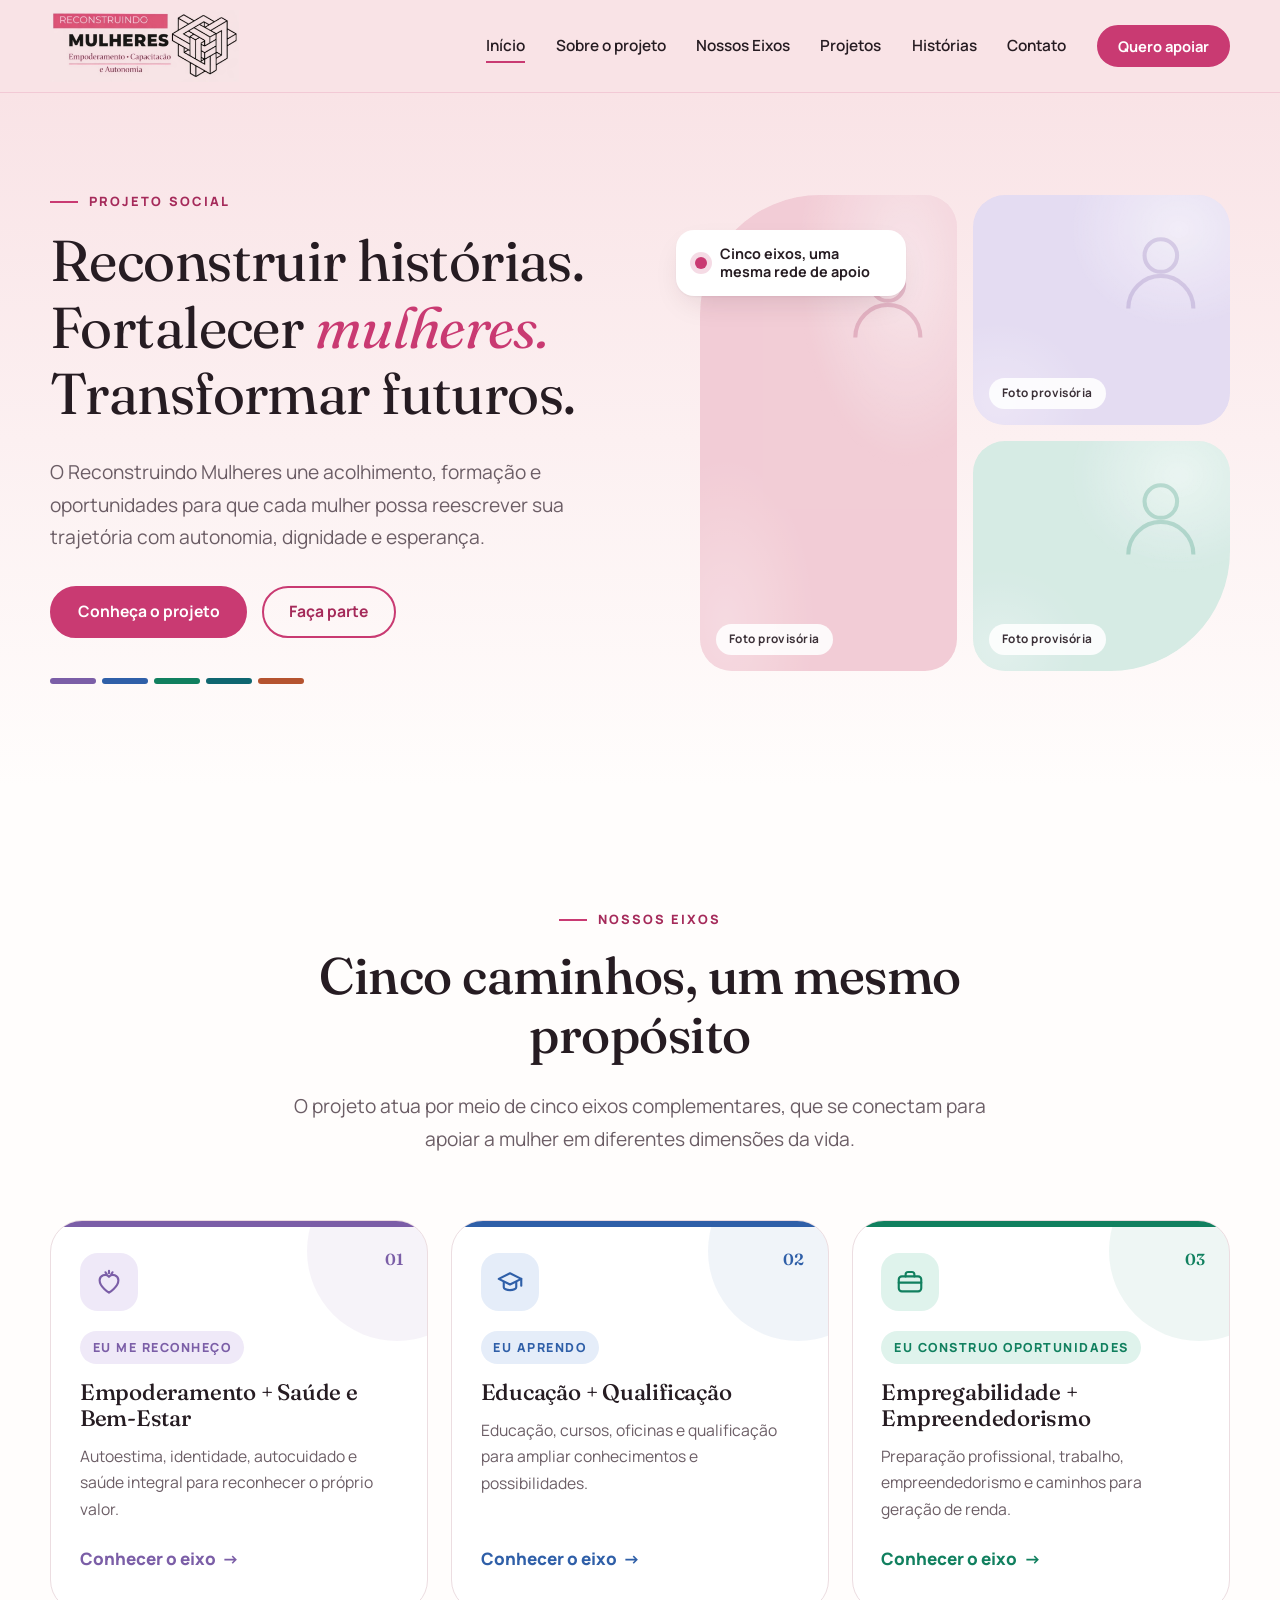
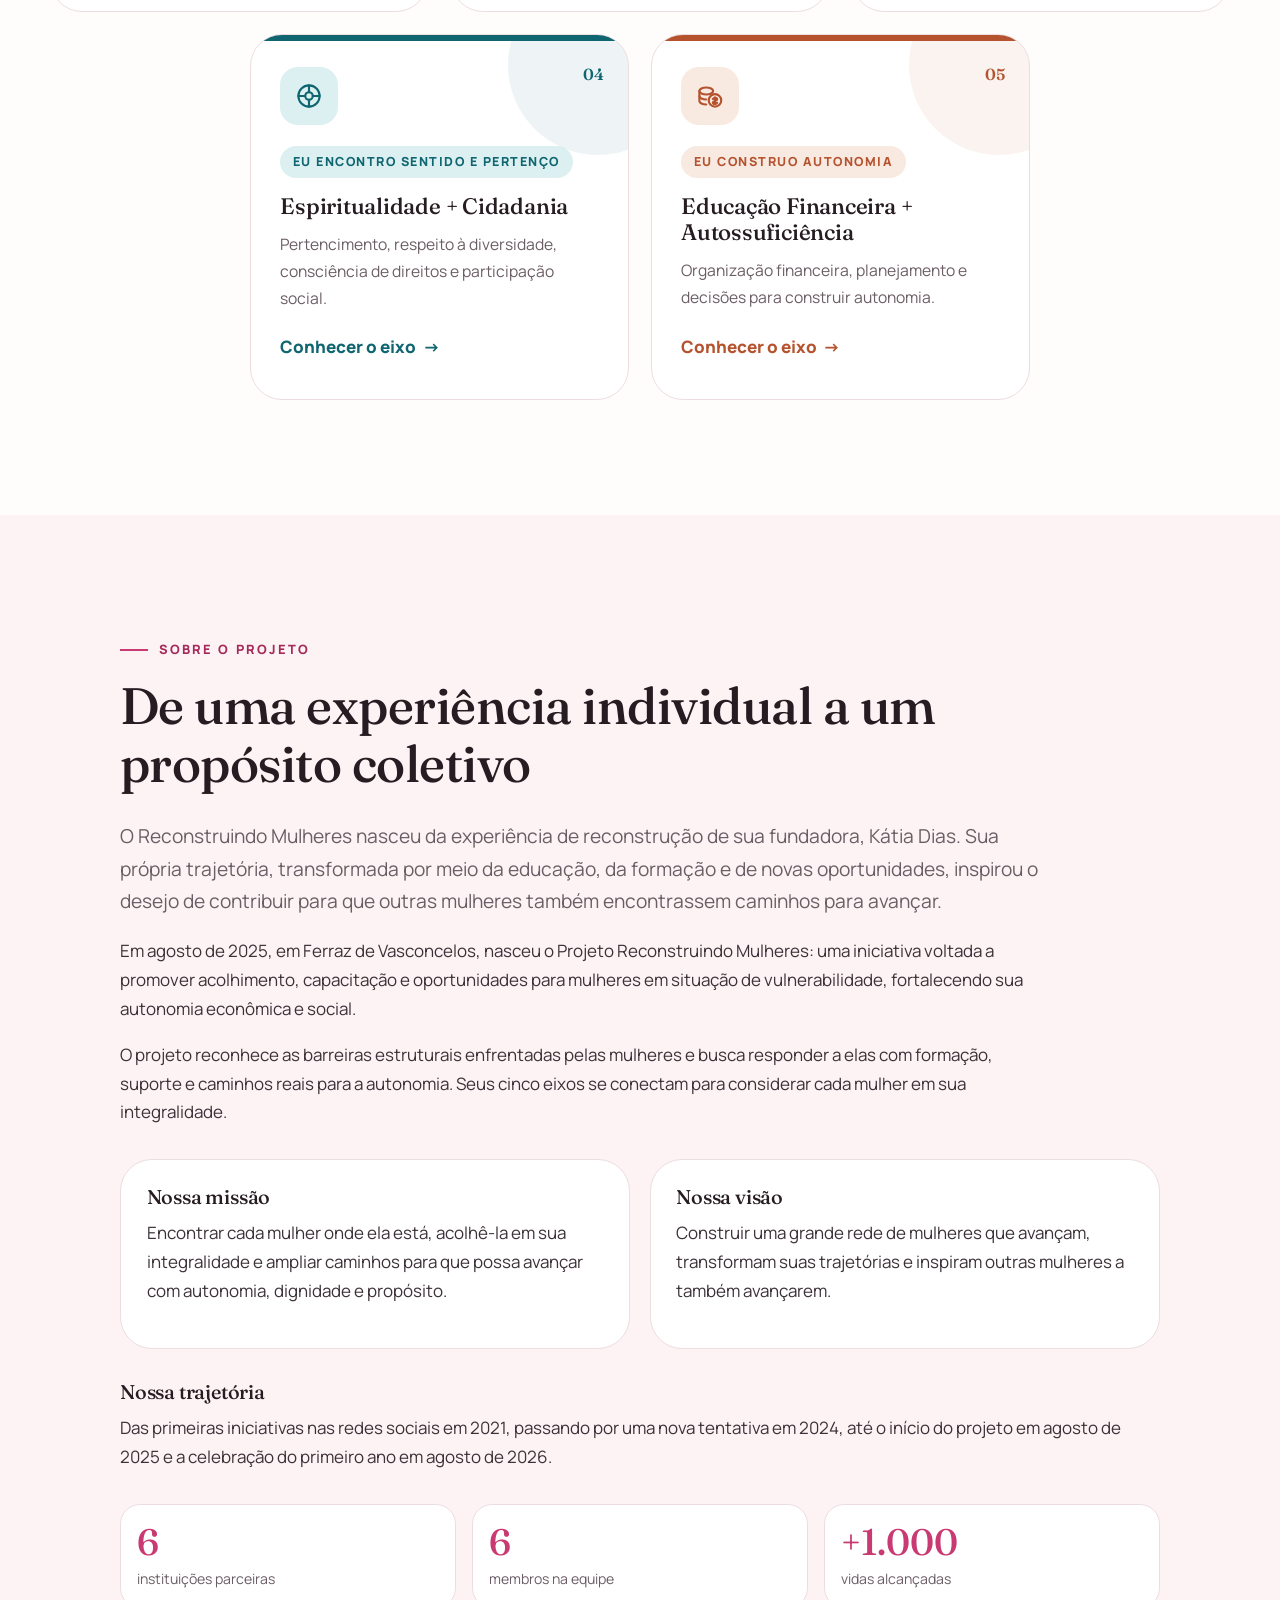
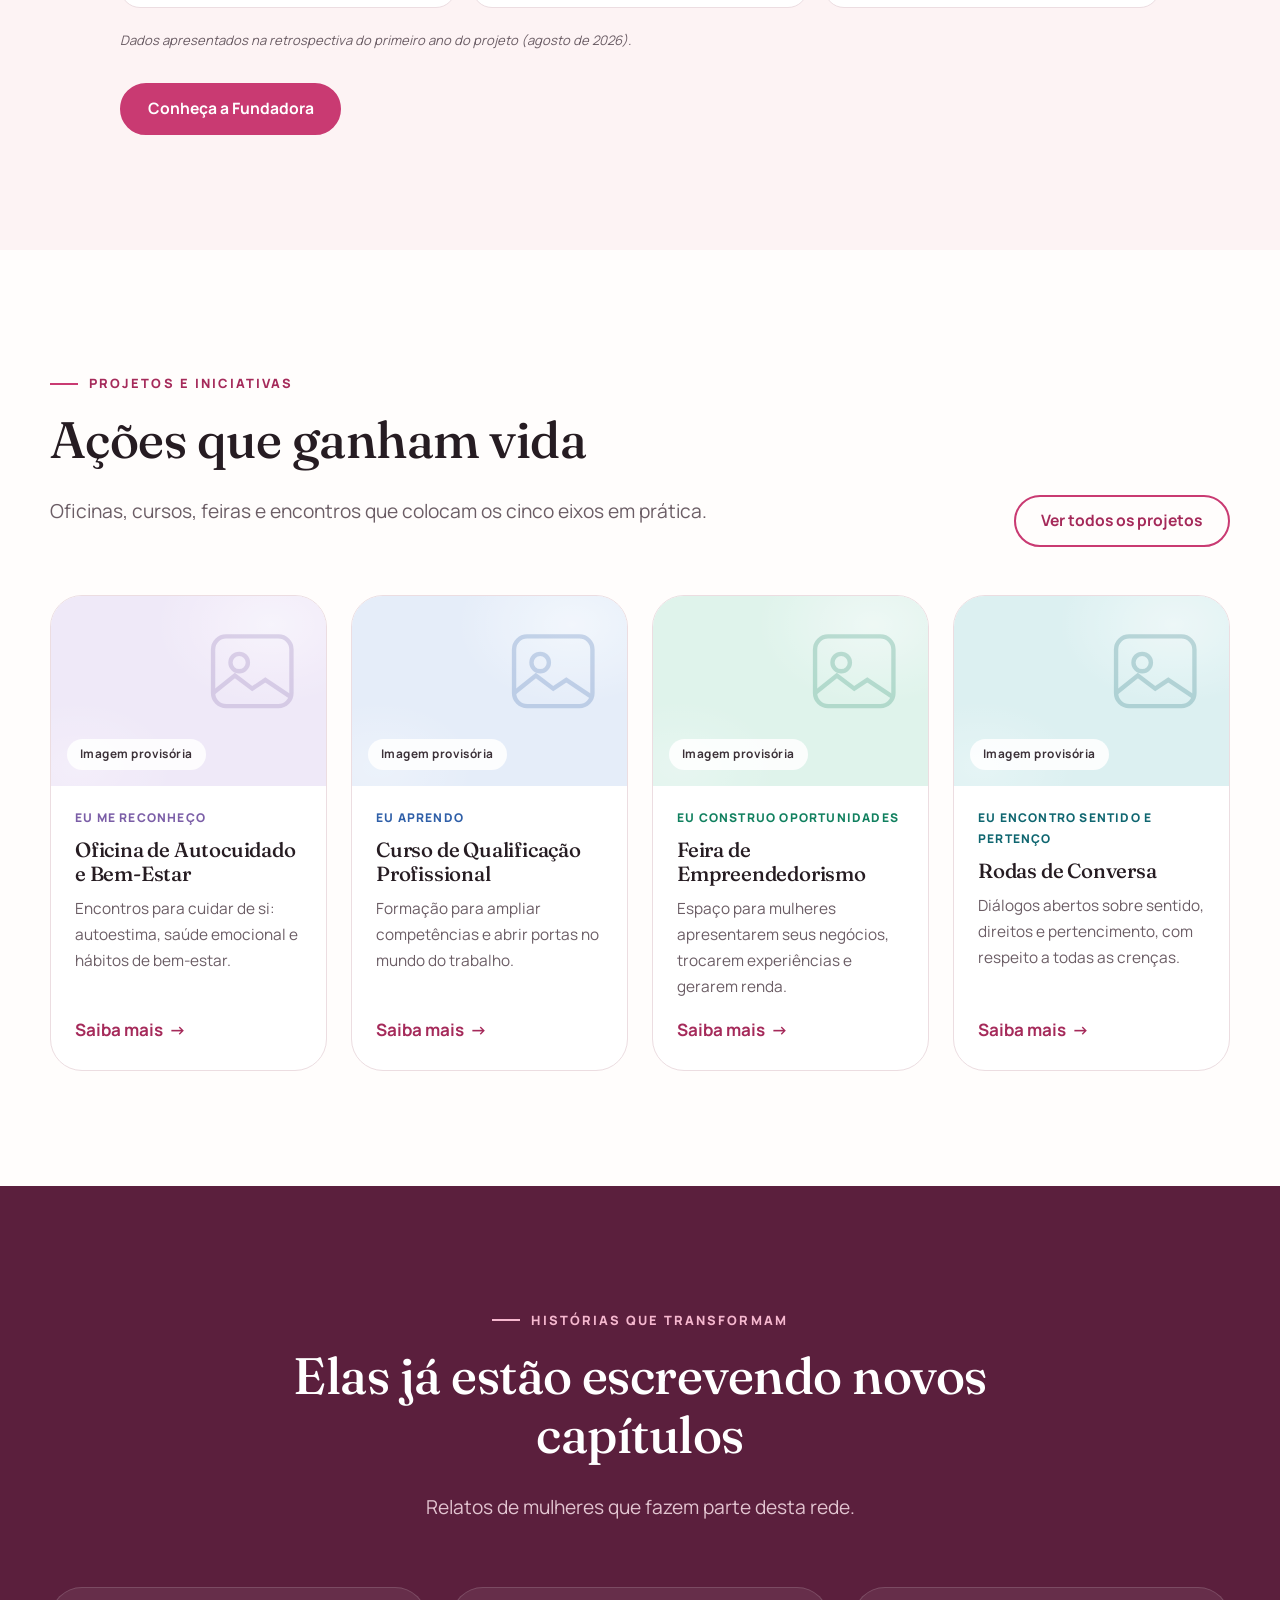
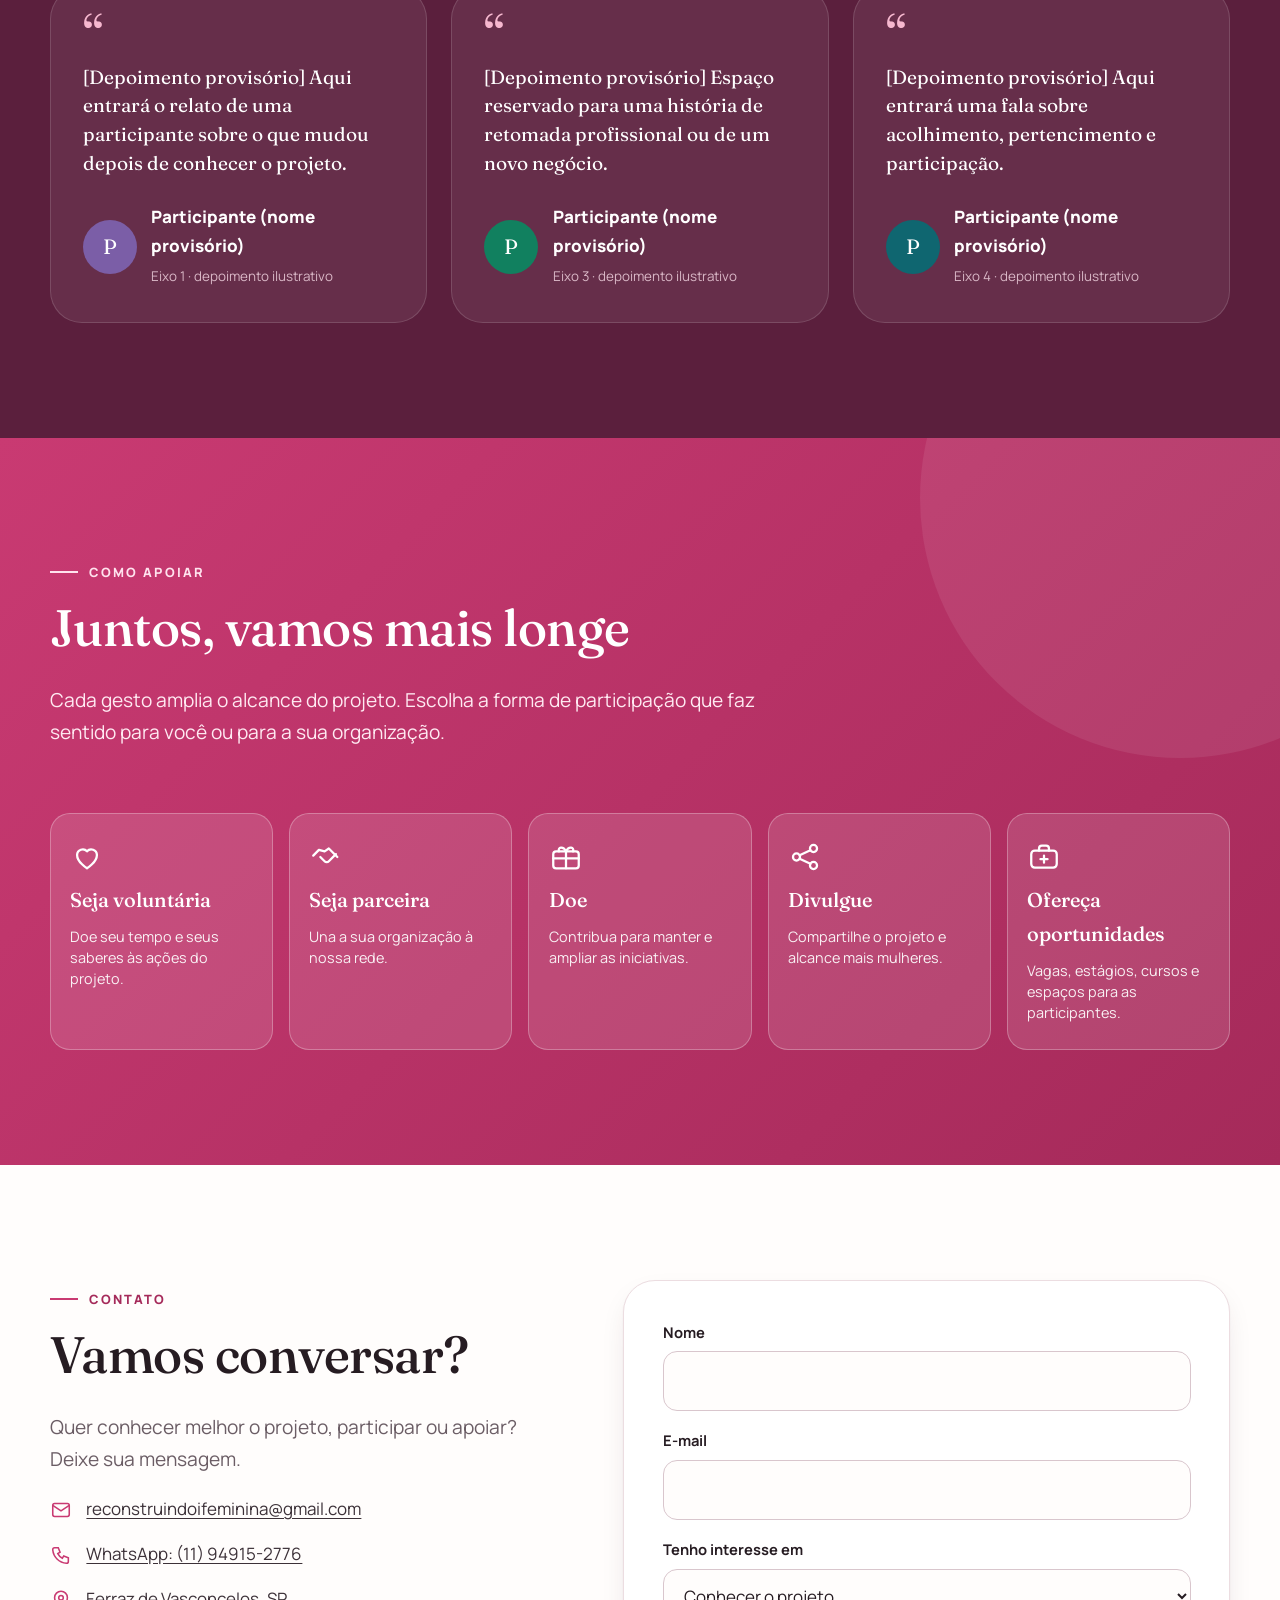
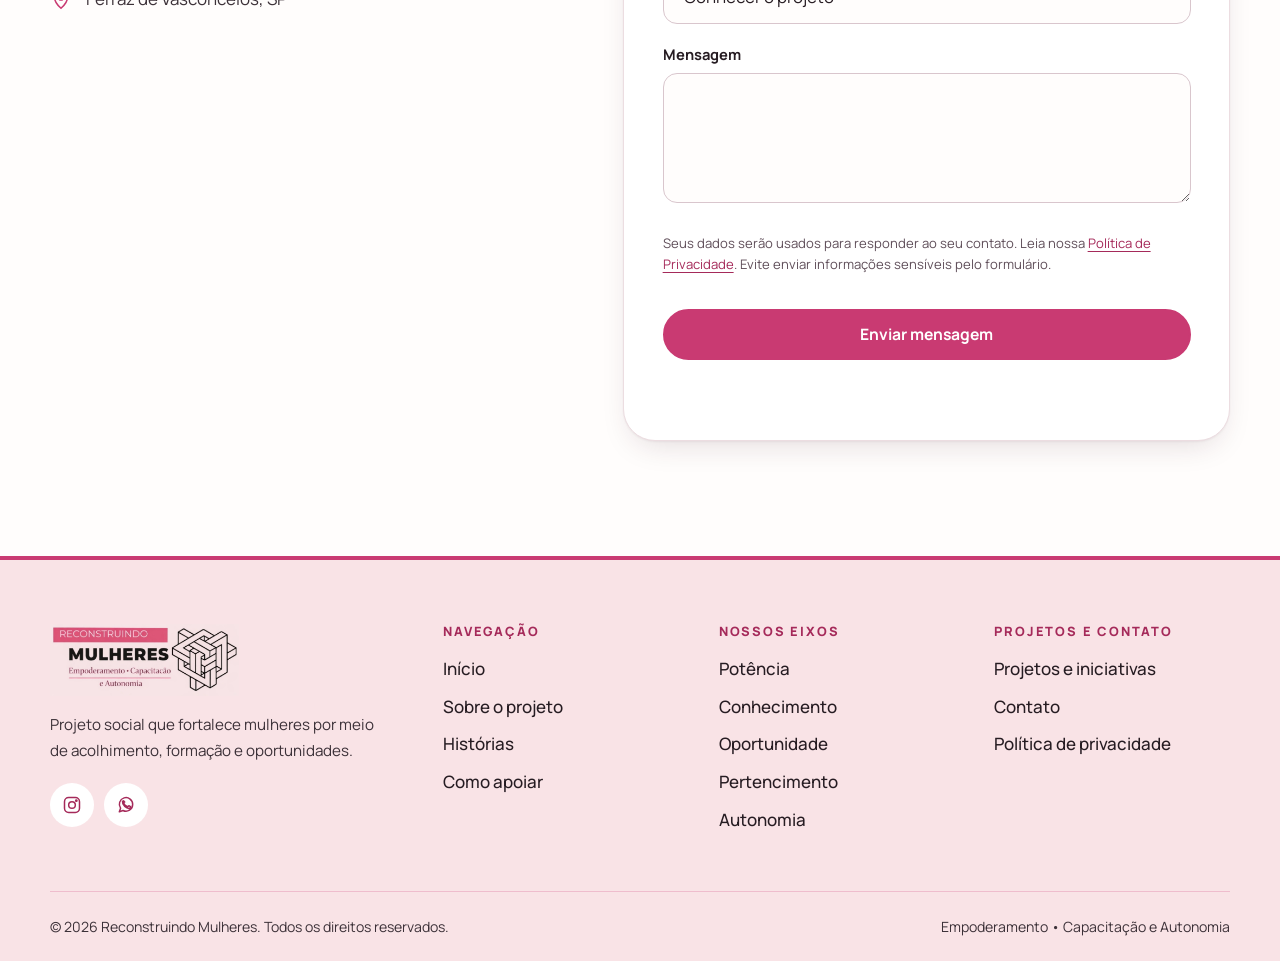
<file: index.html>
<!DOCTYPE html>
<html lang="pt-BR">
<head>
  <meta charset="utf-8">
  <meta name="viewport" content="width=device-width, initial-scale=1">
  <title>Reconstruindo Mulheres — Empoderamento, Capacitação e Autonomia</title>
  <meta name="description" content="Reconstruindo Mulheres é um projeto social que fortalece mulheres por meio de cinco eixos: saúde e bem-estar, educação, empregabilidade, cidadania e educação financeira.">
  <meta name="theme-color" content="#f9e3e6">
  <link rel="preconnect" href="https://fonts.googleapis.com">
  <link rel="preconnect" href="https://fonts.gstatic.com" crossorigin>
  <link href="https://fonts.googleapis.com/css2?family=Fraunces:ital,opsz,wght@0,9..144,400;0,9..144,500;0,9..144,600;1,9..144,400&family=Manrope:wght@400;500;600;700;800&display=swap" rel="stylesheet">
  <link rel="stylesheet" href="assets/css/styles.css">
  <script>document.documentElement.classList.add('js');</script>
</head>
<body>
  <a class="skip-link" href="#conteudo">Pular para o conteúdo</a>

  <!-- ============ HEADER ============ -->
  <header class="site-header">
    <div class="container header-inner">
      <a class="brand" href="#inicio" aria-label="Reconstruindo Mulheres — página inicial">
        <img src="assets/img/logo-reconstruindo-mulheres.jpg" alt="Reconstruindo Mulheres — Empoderamento, Capacitação e Autonomia" width="189" height="72">
      </a>
      <button class="nav-toggle" type="button" aria-expanded="false" aria-controls="menu-principal" aria-label="Abrir menu">
        <svg width="24" height="24" viewBox="0 0 24 24" fill="none" stroke="currentColor" stroke-width="2" stroke-linecap="round" aria-hidden="true"><path class="i-abrir" d="M4 7h16M4 12h16M4 17h16"/><path class="i-fechar" d="M6 6l12 12M18 6L6 18" style="display:none"/></svg>
      </button>
      <nav class="nav" id="menu-principal" aria-label="Principal">
        <ul class="nav-list">
          <li><a href="#inicio">Início</a></li>
          <li><a href="#sobre">Sobre o projeto</a></li>
          <li><a href="#eixos">Nossos Eixos</a></li>
          <li><a href="#projetos">Projetos</a></li>
          <li><a href="#historias">Histórias</a></li>
          <li><a href="#contato">Contato</a></li>
          <li><a class="btn btn--sm" href="#apoiar">Quero apoiar</a></li>
        </ul>
      </nav>
    </div>
  </header>

  <main id="conteudo">

    <!-- ============ HERO ============ -->
    <section class="hero" id="inicio" aria-labelledby="hero-titulo">
      <div class="container hero-grid">
        <div class="reveal">
          <p class="eyebrow">Projeto social</p>
          <h1 id="hero-titulo">
            <span>Reconstruir histórias.</span>
            <span>Fortalecer <em>mulheres.</em></span>
            <span>Transformar futuros.</span>
          </h1>
          <p class="lead">O Reconstruindo Mulheres une acolhimento, formação e oportunidades para que cada mulher possa reescrever sua trajetória com autonomia, dignidade e esperança.</p>
          <div class="hero-actions">
            <a class="btn" href="#sobre">Conheça o projeto</a>
            <a class="btn btn--ghost" href="#apoiar">Faça parte</a>
          </div>
          <div class="eixos-faixa" aria-hidden="true">
            <i style="--c:var(--eixo-1)"></i><i style="--c:var(--eixo-2)"></i><i style="--c:var(--eixo-3)"></i><i style="--c:var(--eixo-4)"></i><i style="--c:var(--eixo-5)"></i>
          </div>
        </div>

        <div class="hero-colagem reveal" role="group" aria-label="Espaço reservado para fotografias de mulheres diversas">
          <!-- Substitua cada .ph por <img> real: veja README.md -->
          <figure class="ph" style="--tom:#f2cdd6"><svg class="ph-icon" viewBox="0 0 24 24" fill="none" stroke="currentColor" stroke-width="1" aria-hidden="true"><circle cx="12" cy="8" r="4"/><path d="M4 21c0-4.4 3.6-8 8-8s8 3.6 8 8"/></svg><figcaption>Foto provisória</figcaption></figure>
          <figure class="ph" style="--tom:#e4dcf2;--cor-ph:var(--eixo-1)"><svg class="ph-icon" viewBox="0 0 24 24" fill="none" stroke="currentColor" stroke-width="1" aria-hidden="true"><circle cx="12" cy="8" r="4"/><path d="M4 21c0-4.4 3.6-8 8-8s8 3.6 8 8"/></svg><figcaption>Foto provisória</figcaption></figure>
          <figure class="ph" style="--tom:#d6ebe4;--cor-ph:var(--eixo-3)"><svg class="ph-icon" viewBox="0 0 24 24" fill="none" stroke="currentColor" stroke-width="1" aria-hidden="true"><circle cx="12" cy="8" r="4"/><path d="M4 21c0-4.4 3.6-8 8-8s8 3.6 8 8"/></svg><figcaption>Foto provisória</figcaption></figure>
          <div class="hero-selo"><i></i>Cinco eixos, uma mesma rede de apoio</div>
        </div>
      </div>
    </section>

    <!-- ============ EIXOS ============ -->
    <section class="eixos" id="eixos" aria-labelledby="eixos-titulo">
      <div class="container">
        <div class="section-head center reveal">
          <p class="eyebrow">Nossos eixos</p>
          <h2 id="eixos-titulo">Cinco caminhos, um mesmo propósito</h2>
          <p class="lead">O projeto atua por meio de cinco eixos complementares, que se conectam para apoiar a mulher em diferentes dimensões da vida.</p>
        </div>

        <div class="eixos-grid">
          <article class="eixo-card eixo-1 reveal">
            <span class="eixo-num" aria-hidden="true">01</span>
            <div class="eixo-icone"><svg width="30" height="30" viewBox="0 0 24 24" fill="none" stroke="currentColor" stroke-width="1.7" stroke-linecap="round" stroke-linejoin="round" aria-hidden="true"><path d="M12 20.5s-7.5-4.6-7.5-10A4.3 4.3 0 0 1 12 7.8a4.3 4.3 0 0 1 7.5 2.7c0 5.4-7.5 10-7.5 10z"/><path d="M12 3v2M9.2 4.2l.9 1.4M14.8 4.2l-.9 1.4"/></svg></div>
            <span class="eixo-conceito">Eu me reconheço</span>
            <h3>Empoderamento + Saúde e Bem-Estar</h3>
            <p>Autoestima, identidade, autocuidado e saúde integral para reconhecer o próprio valor.</p>
            <button class="link-eixo" type="button" data-eixo="1" aria-haspopup="dialog">Conhecer o eixo <span aria-hidden="true">→</span></button>
          </article>

          <article class="eixo-card eixo-2 reveal">
            <span class="eixo-num" aria-hidden="true">02</span>
            <div class="eixo-icone"><svg width="30" height="30" viewBox="0 0 24 24" fill="none" stroke="currentColor" stroke-width="1.7" stroke-linecap="round" stroke-linejoin="round" aria-hidden="true"><path d="M3 9.5L12 5l9 4.5-9 4.5-9-4.5z"/><path d="M7 12v4.2c0 1.2 2.2 2.3 5 2.3s5-1.1 5-2.3V12"/><path d="M21 9.5V15"/></svg></div>
            <span class="eixo-conceito">Eu aprendo</span>
            <h3>Educação + Qualificação</h3>
            <p>Educação, cursos, oficinas e qualificação para ampliar conhecimentos e possibilidades.</p>
            <button class="link-eixo" type="button" data-eixo="2" aria-haspopup="dialog">Conhecer o eixo <span aria-hidden="true">→</span></button>
          </article>

          <article class="eixo-card eixo-3 reveal">
            <span class="eixo-num" aria-hidden="true">03</span>
            <div class="eixo-icone"><svg width="30" height="30" viewBox="0 0 24 24" fill="none" stroke="currentColor" stroke-width="1.7" stroke-linecap="round" stroke-linejoin="round" aria-hidden="true"><rect x="3" y="7.5" width="18" height="12" rx="2.5"/><path d="M8.5 7.5V6a2 2 0 0 1 2-2h3a2 2 0 0 1 2 2v1.5"/><path d="M3 12.5h18"/></svg></div>
            <span class="eixo-conceito">Eu construo oportunidades</span>
            <h3>Empregabilidade + Empreendedorismo</h3>
            <p>Preparação profissional, trabalho, empreendedorismo e caminhos para geração de renda.</p>
            <button class="link-eixo" type="button" data-eixo="3" aria-haspopup="dialog">Conhecer o eixo <span aria-hidden="true">→</span></button>
          </article>

          <article class="eixo-card eixo-4 reveal">
            <span class="eixo-num" aria-hidden="true">04</span>
            <div class="eixo-icone"><svg width="30" height="30" viewBox="0 0 24 24" fill="none" stroke="currentColor" stroke-width="1.7" stroke-linecap="round" stroke-linejoin="round" aria-hidden="true"><circle cx="12" cy="12" r="8.5"/><circle cx="12" cy="12" r="3"/><path d="M12 3.5v5.5M12 15v5.5M3.5 12H9M15 12h5.5"/></svg></div>
            <span class="eixo-conceito">Eu encontro sentido e pertenço</span>
            <h3>Espiritualidade + Cidadania</h3>
            <p>Pertencimento, respeito à diversidade, consciência de direitos e participação social.</p>
            <button class="link-eixo" type="button" data-eixo="4" aria-haspopup="dialog">Conhecer o eixo <span aria-hidden="true">→</span></button>
          </article>

          <article class="eixo-card eixo-5 reveal">
            <span class="eixo-num" aria-hidden="true">05</span>
            <div class="eixo-icone"><svg width="30" height="30" viewBox="0 0 24 24" fill="none" stroke="currentColor" stroke-width="1.7" stroke-linecap="round" stroke-linejoin="round" aria-hidden="true"><ellipse cx="9" cy="8" rx="5.5" ry="2.8"/><path d="M3.5 8v4c0 1.5 2.5 2.8 5.5 2.8"/><path d="M3.5 12v4c0 1.5 2.5 2.8 5.5 2.8"/><circle cx="16" cy="15.5" r="5"/><path d="M16 13v5M14.3 14.4c.4-.6 1-.9 1.7-.9 1 0 1.7.5 1.7 1.2 0 1.7-3.4.8-3.4 2.5 0 .7.7 1.2 1.7 1.2.7 0 1.3-.3 1.7-.9"/></svg></div>
            <span class="eixo-conceito">Eu construo autonomia</span>
            <h3>Educação Financeira + Autossuficiência</h3>
            <p>Organização financeira, planejamento e decisões para construir autonomia.</p>
            <button class="link-eixo" type="button" data-eixo="5" aria-haspopup="dialog">Conhecer o eixo <span aria-hidden="true">→</span></button>
          </article>
        </div>
      </div>
    </section>

    <!-- ============ SOBRE ============ -->
    <section class="sobre" id="sobre" aria-labelledby="sobre-titulo">
      <div class="container sobre-conteudo reveal">
        <p class="eyebrow">Sobre o projeto</p>
        <h2 id="sobre-titulo">De uma experiência individual a um propósito coletivo</h2>
        <p class="lead">O Reconstruindo Mulheres nasceu da experiência de reconstrução de sua fundadora, Kátia Dias. Sua própria trajetória, transformada por meio da educação, da formação e de novas oportunidades, inspirou o desejo de contribuir para que outras mulheres também encontrassem caminhos para avançar.</p>
        <p>Em agosto de 2025, em Ferraz de Vasconcelos, nasceu o Projeto Reconstruindo Mulheres: uma iniciativa voltada a promover acolhimento, capacitação e oportunidades para mulheres em situação de vulnerabilidade, fortalecendo sua autonomia econômica e social.</p>
        <p>O projeto reconhece as barreiras estruturais enfrentadas pelas mulheres e busca responder a elas com formação, suporte e caminhos reais para a autonomia. Seus cinco eixos se conectam para considerar cada mulher em sua integralidade.</p>
        <div class="sobre-missao-visao">
          <article><h3>Nossa missão</h3><p>Encontrar cada mulher onde ela está, acolhê-la em sua integralidade e ampliar caminhos para que possa avançar com autonomia, dignidade e propósito.</p></article>
          <article><h3>Nossa visão</h3><p>Construir uma grande rede de mulheres que avançam, transformam suas trajetórias e inspiram outras mulheres a também avançarem.</p></article>
        </div>
        <div class="sobre-trajetoria">
          <h3>Nossa trajetória</h3>
          <p>Das primeiras iniciativas nas redes sociais em 2021, passando por uma nova tentativa em 2024, até o início do projeto em agosto de 2025 e a celebração do primeiro ano em agosto de 2026.</p>
          <div class="numeros" aria-label="Resultados apresentados na trajetória do projeto">
            <div class="numero"><strong>6</strong><span>instituições parceiras</span></div>
            <div class="numero"><strong>6</strong><span>membros na equipe</span></div>
            <div class="numero"><strong>+1.000</strong><span>vidas alcançadas</span></div>
          </div>
          <p class="nota-provisoria">Dados apresentados na retrospectiva do primeiro ano do projeto (agosto de 2026).</p>
        </div>
        <button class="btn" type="button" id="abrir-fundadora" aria-haspopup="dialog">Conheça a Fundadora</button>
      </div>
    </section>

    <!-- ============ PROJETOS ============ -->
    <section class="projetos" id="projetos" aria-labelledby="projetos-titulo">
      <div class="container">
        <div class="projetos-topo reveal">
          <div class="section-head">
            <p class="eyebrow">Projetos e iniciativas</p>
            <h2 id="projetos-titulo">Ações que ganham vida</h2>
            <p class="lead">Oficinas, cursos, feiras e encontros que colocam os cinco eixos em prática.</p>
          </div>
          <a class="btn btn--ghost" href="#projetos" id="ver-todos">Ver todos os projetos</a>
        </div>
        <div class="projetos-grid" id="lista-projetos"></div>
        <noscript><p>Ative o JavaScript para ver a lista de projetos.</p></noscript>
      </div>
    </section>

    <!-- ============ HISTÓRIAS ============ -->
    <section class="historias" id="historias" aria-labelledby="historias-titulo">
      <div class="container">
        <div class="section-head center reveal">
          <p class="eyebrow">Histórias que transformam</p>
          <h2 id="historias-titulo">Elas já estão escrevendo novos capítulos</h2>
          <p class="lead">Relatos de mulheres que fazem parte desta rede.</p>
        </div>
        <div class="historias-grid" id="lista-historias"></div>
      </div>
    </section>

    <!-- ============ APOIAR ============ -->
    <section class="apoiar" id="apoiar" aria-labelledby="apoiar-titulo">
      <div class="container">
        <div class="section-head reveal">
          <p class="eyebrow">Como apoiar</p>
          <h2 id="apoiar-titulo">Juntos, vamos mais longe</h2>
          <p class="lead">Cada gesto amplia o alcance do projeto. Escolha a forma de participação que faz sentido para você ou para a sua organização.</p>
        </div>
        <div class="apoio-grid reveal">
          <a class="apoio-item" href="#contato" data-interesse="Voluntariado">
            <svg viewBox="0 0 24 24" fill="none" stroke="currentColor" stroke-width="1.6" stroke-linecap="round" stroke-linejoin="round" aria-hidden="true"><path d="M12 20s-7-4.4-7-9.5A4 4 0 0 1 12 8a4 4 0 0 1 7 2.5C19 15.6 12 20 12 20z"/></svg>
            <strong>Seja voluntária</strong><span>Doe seu tempo e seus saberes às ações do projeto.</span>
          </a>
          <a class="apoio-item" href="#contato" data-interesse="Parceria">
            <svg viewBox="0 0 24 24" fill="none" stroke="currentColor" stroke-width="1.6" stroke-linecap="round" stroke-linejoin="round" aria-hidden="true"><path d="M8 12l3 3a2 2 0 0 0 3 0l5-5"/><path d="M3 11l4-4 4 1 3-2 6 6"/></svg>
            <strong>Seja parceira</strong><span>Una a sua organização à nossa rede.</span>
          </a>
          <a class="apoio-item" href="#pix-dialog" id="abrir-pix" aria-haspopup="dialog">
            <svg viewBox="0 0 24 24" fill="none" stroke="currentColor" stroke-width="1.6" stroke-linecap="round" stroke-linejoin="round" aria-hidden="true"><rect x="3" y="8" width="18" height="12" rx="2"/><path d="M12 8v12M3 13h18M12 8c-2-4-6-3-5 0M12 8c2-4 6-3 5 0"/></svg>
            <strong>Doe</strong><span>Contribua para manter e ampliar as iniciativas.</span>
          </a>
          <a class="apoio-item" href="#contato" data-interesse="Divulgação">
            <svg viewBox="0 0 24 24" fill="none" stroke="currentColor" stroke-width="1.6" stroke-linecap="round" stroke-linejoin="round" aria-hidden="true"><circle cx="6" cy="12" r="2.5"/><circle cx="18" cy="6" r="2.5"/><circle cx="18" cy="18" r="2.5"/><path d="M8.2 10.8l7.6-3.6M8.2 13.2l7.6 3.6"/></svg>
            <strong>Divulgue</strong><span>Compartilhe o projeto e alcance mais mulheres.</span>
          </a>
          <a class="apoio-item" href="#contato" data-interesse="Oportunidades">
            <svg viewBox="0 0 24 24" fill="none" stroke="currentColor" stroke-width="1.6" stroke-linecap="round" stroke-linejoin="round" aria-hidden="true"><rect x="3" y="7.5" width="18" height="12" rx="2.5"/><path d="M8.5 7.5V6a2 2 0 0 1 2-2h3a2 2 0 0 1 2 2v1.5M12 11v5M9.5 13.5h5"/></svg>
            <strong>Ofereça oportunidades</strong><span>Vagas, estágios, cursos e espaços para as participantes.</span>
          </a>
        </div>
      </div>
    </section>

    <!-- ============ CONTATO ============ -->
    <section class="contato" id="contato" aria-labelledby="contato-titulo">
      <div class="container contato-grid">
        <div class="reveal">
          <p class="eyebrow">Contato</p>
          <h2 id="contato-titulo">Vamos conversar?</h2>
          <p class="lead">Quer conhecer melhor o projeto, participar ou apoiar? Deixe sua mensagem.</p>
          <ul class="contato-dados">
            <li><svg width="22" height="22" viewBox="0 0 24 24" fill="none" stroke="currentColor" stroke-width="1.7" aria-hidden="true"><rect x="3" y="5" width="18" height="14" rx="2"/><path d="M3 7l9 6 9-6"/></svg><span><a href="mailto:reconstruindoifeminina@gmail.com">reconstruindoifeminina@gmail.com</a></span></li>
            <li><svg width="22" height="22" viewBox="0 0 24 24" fill="none" stroke="currentColor" stroke-width="1.7" aria-hidden="true"><path d="M5 4h4l2 5-2.5 1.5a11 11 0 0 0 5 5L15 13l5 2v4a2 2 0 0 1-2 2A16 16 0 0 1 3 6a2 2 0 0 1 2-2z"/></svg><span><a href="https://wa.me/5511949152776?text=Ol%C3%A1%21%20Conheci%20o%20Reconstruindo%20Mulheres%20pelo%20site%20e%20gostaria%20de%20mais%20informa%C3%A7%C3%B5es." target="_blank" rel="noopener noreferrer">WhatsApp: (11) 94915-2776</a></span></li>
            <li><svg width="22" height="22" viewBox="0 0 24 24" fill="none" stroke="currentColor" stroke-width="1.7" aria-hidden="true"><path d="M12 21s7-6.2 7-11.5A7 7 0 0 0 5 9.5C5 14.800 12 21 12 21z"/><circle cx="12" cy="9.5" r="2.5"/></svg><span>Ferraz de Vasconcelos, SP</span></li>
          </ul>
        </div>
        <form class="contato-form reveal" id="form-contato" action="https://formsubmit.co/ajax/reconstruindoifeminina@gmail.com" method="POST" novalidate>
          <input type="hidden" name="_subject" value="Nova mensagem pelo site Reconstruindo Mulheres">
          <input type="hidden" name="_template" value="table">
          <input type="text" name="_honey" tabindex="-1" autocomplete="off" aria-hidden="true" class="campo-isca">
          <div class="campo"><label for="nome">Nome</label><input id="nome" name="nome" type="text" autocomplete="name" required></div>
          <div class="campo"><label for="email">E-mail</label><input id="email" name="email" type="email" autocomplete="email" required></div>
          <div class="campo">
            <label for="interesse">Tenho interesse em</label>
            <select id="interesse" name="interesse">
              <option>Conhecer o projeto</option><option>Voluntariado</option><option>Parceria</option><option>Financie o Projeto</option><option>Divulgação</option><option>Oportunidades</option><option>Participar das ações</option>
            </select>
          </div>
          <div class="campo"><label for="mensagem">Mensagem</label><textarea id="mensagem" name="mensagem" required></textarea></div>
          <p class="form-privacidade">Seus dados serão usados para responder ao seu contato. Leia nossa <a href="privacidade.html" target="_blank" rel="noopener noreferrer">Política de Privacidade</a>. Evite enviar informações sensíveis pelo formulário.</p>
          <button class="btn" type="submit">Enviar mensagem</button>
          <p class="form-status" role="status" aria-live="polite" id="form-status"></p>
        </form>
      </div>
    </section>
  </main>

  <!-- ============ FOOTER ============ -->
  <footer class="site-footer">
    <div class="container">
      <div class="footer-grid">
        <div>
          <img src="assets/img/logo-reconstruindo-mulheres.jpg" alt="Reconstruindo Mulheres" width="189" height="72">
          <p class="footer-desc">Projeto social que fortalece mulheres por meio de acolhimento, formação e oportunidades.</p>
          <div class="redes" aria-label="Redes sociais">
            <a href="https://www.instagram.com/reconstruindomulheres_/" target="_blank" rel="noopener noreferrer" aria-label="Instagram do Reconstruindo Mulheres"><svg width="20" height="20" viewBox="0 0 24 24" fill="none" stroke="currentColor" stroke-width="1.8" aria-hidden="true"><rect x="3" y="3" width="18" height="18" rx="5"/><circle cx="12" cy="12" r="4"/><circle cx="17.2" cy="6.8" r=".8" fill="currentColor"/></svg></a>
            <a href="https://wa.me/5511949152776?text=Ol%C3%A1%21%20Conheci%20o%20Reconstruindo%20Mulheres%20pelo%20site." target="_blank" rel="noopener noreferrer" aria-label="WhatsApp do Reconstruindo Mulheres"><svg width="20" height="20" viewBox="0 0 24 24" fill="none" stroke="currentColor" stroke-width="1.8" stroke-linecap="round" stroke-linejoin="round" aria-hidden="true"><path d="M20 11.5a8 8 0 0 1-11.6 7.1L4 20l1.5-4.2A8 8 0 1 1 20 11.5Z"/><path d="M9 8.5c.4 2.8 2.4 4.7 5.2 5.5l1.2-1.2 2 1.1-.6 2c-4.2 1.2-9.5-4-9-8.2l1.2-.8 1.4 1.6Z"/></svg></a>
          </div>
        </div>
        <div>
          <h4>Navegação</h4>
          <ul>
            <li><a href="#inicio">Início</a></li>
            <li><a href="#sobre">Sobre o projeto</a></li>
            <li><a href="#historias">Histórias</a></li>
            <li><a href="#apoiar">Como apoiar</a></li>
          </ul>
        </div>
        <div>
          <h4>Nossos Eixos</h4>
          <ul>
            <li><a href="#eixos">Potência</a></li>
            <li><a href="#eixos">Conhecimento</a></li>
            <li><a href="#eixos">Oportunidade</a></li>
            <li><a href="#eixos">Pertencimento</a></li>
            <li><a href="#eixos">Autonomia</a></li>
          </ul>
        </div>
        <div>
          <h4>Projetos e contato</h4>
          <ul>
            <li><a href="#projetos">Projetos e iniciativas</a></li>
            <li><a href="#contato">Contato</a></li>
            <li><a href="privacidade.html">Política de privacidade</a></li>
          </ul>
        </div>
      </div>
      <div class="footer-base">
        <span>© <span id="ano">2026</span> Reconstruindo Mulheres. Todos os direitos reservados.</span>
        <span>Empoderamento • Capacitação e Autonomia</span>
      </div>
    </div>
  </footer>

  <!-- Diálogo de detalhe do eixo (preenchido por main.js) -->
  <dialog class="eixo-dialog" id="eixo-dialog" aria-labelledby="dialog-titulo">
    <div class="dialog-topo">
      <span class="eixo-conceito" id="dialog-conceito"></span>
      <h3 id="dialog-titulo"></h3>
      <button class="dialog-fechar" type="button" aria-label="Fechar">×</button>
    </div>
    <div class="dialog-corpo">
      <p id="dialog-descricao"></p>
      <h4 class="transformacao-titulo">Transformação esperada</h4>
      <p id="dialog-transformacao"></p>
      <ul class="tags" id="dialog-tags" aria-label="Palavras-chave"></ul>
      <a class="btn btn--sm" href="#contato" id="dialog-cta">Quero saber mais</a>
    </div>
  </dialog>

  <!-- Perfil institucional da fundadora -->
  <dialog class="fundadora-dialog" id="fundadora-dialog" aria-labelledby="fundadora-titulo">
    <div class="fundadora-topo"><span>Conheça a fundadora</span><button class="dialog-fechar" type="button" id="fechar-fundadora" aria-label="Fechar apresentação da fundadora">×</button></div>
    <div class="fundadora-grid">
      <figure class="fundadora-foto"><img src="assets/img/katia-dias-fundadora.jpeg" alt="Retrato de Kátia Dias, fundadora do Reconstruindo Mulheres" width="1024" height="1536"></figure>
      <div class="fundadora-texto">
        <h2 id="fundadora-titulo">Kátia Dias</h2>
        <p class="fundadora-cargo">Gestora • Assistente Social • Palestrante • Fundadora do Reconstruindo Mulheres</p>
        <p>Baiana, chegou a São Paulo em 2010 e construiu sua trajetória por meio da educação, do trabalho e da atuação social.</p>
        <h3>Formação</h3><p>Serviço Social; pós-graduações em Saúde e Educação; discente de Administração; formações complementares em diferentes áreas do conhecimento.</p>
        <h3>Trajetória</h3><p>Experiência com acolhimento, proteção social, articulação de redes e construção de oportunidades para pessoas em situação de vulnerabilidade.</p>
        <h3>Propósito</h3><p>Transformar experiências, conhecimento e atuação profissional em caminhos de autonomia, reconstrução e transformação social para mulheres.</p>
        <blockquote>“Conhecimento pode abrir caminhos, e oportunidades podem transformar histórias.”</blockquote>
      </div>
    </div>
  </dialog>


  <!-- Doação Pix: QR Code gerado localmente, sem intermediários -->
  <dialog class="pix-dialog" id="pix-dialog" aria-labelledby="pix-titulo">
    <div class="pix-topo"><div><span class="pix-sobretitulo">Apoie nossa missão</span><h2 id="pix-titulo">Doe via Pix</h2></div><button class="pix-fechar" id="fechar-pix" type="button" aria-label="Fechar doação">×</button></div>
    <div class="pix-conteudo">
      <p>Sua contribuição fortalece as ações do Reconstruindo Mulheres. Escolha um valor para gerar seu Pix.</p>
      <div id="pix-escolha">
        <fieldset class="pix-valores"><legend>Selecione o valor da doação</legend>
          <label><input type="radio" name="pix-valor" value="2"><span>R$ 2</span></label>
          <label><input type="radio" name="pix-valor" value="10"><span>R$ 10</span></label>
          <label><input type="radio" name="pix-valor" value="20" checked><span>R$ 20</span></label>
          <label><input type="radio" name="pix-valor" value="50"><span>R$ 50</span></label>
          <label><input type="radio" name="pix-valor" value="100"><span>R$ 100</span></label>
          <label><input type="radio" name="pix-valor" value="outro"><span>Outro valor</span></label>
        </fieldset>
        <div class="campo pix-outro" id="pix-outro-box" hidden><label for="pix-outro-valor">Valor personalizado (R$)</label><input id="pix-outro-valor" type="text" inputmode="decimal" placeholder="Ex.: 35,50" autocomplete="off"></div>
        <p class="pix-erro" id="pix-erro" role="alert" hidden></p>
        <button class="btn pix-botao" id="pix-gerar" type="button">Gerar QR Code Pix</button>
      </div>
      <div id="pix-resultado" class="pix-resultado" hidden>
        <p class="pix-valor-final">Doação de <strong id="pix-valor-final"></strong></p>
        <div class="pix-qr" id="pix-qr" role="img" aria-label="QR Code para pagar a doação por Pix"></div>
        <p class="pix-instrucao">Abra o aplicativo do seu banco e escaneie o QR Code, ou copie o código abaixo.</p>
        <label class="pix-copia-label" for="pix-codigo">Pix Copia e Cola</label>
        <textarea id="pix-codigo" rows="3" readonly aria-label="Código Pix Copia e Cola"></textarea>
        <button class="btn pix-botao" id="pix-copiar" type="button">Copiar código Pix</button>
        <p class="pix-feedback" id="pix-feedback" role="status" aria-live="polite"></p>
        <button class="pix-voltar" id="pix-voltar" type="button">← Escolher outro valor</button>
      </div>
      <p class="pix-recebedor">Recebedor: <strong>Katia Santos Dias</strong><br>Confira o nome do recebedor no aplicativo bancário antes de confirmar. O site não verifica automaticamente a conclusão do pagamento.</p>
    </div>
  </dialog>

  <script src="assets/js/qr-local.js"></script>
  <script src="assets/js/pix.js"></script>
  <script src="assets/js/data.js"></script>
  <script src="assets/js/main.js"></script>
</body>
</html>
</file>
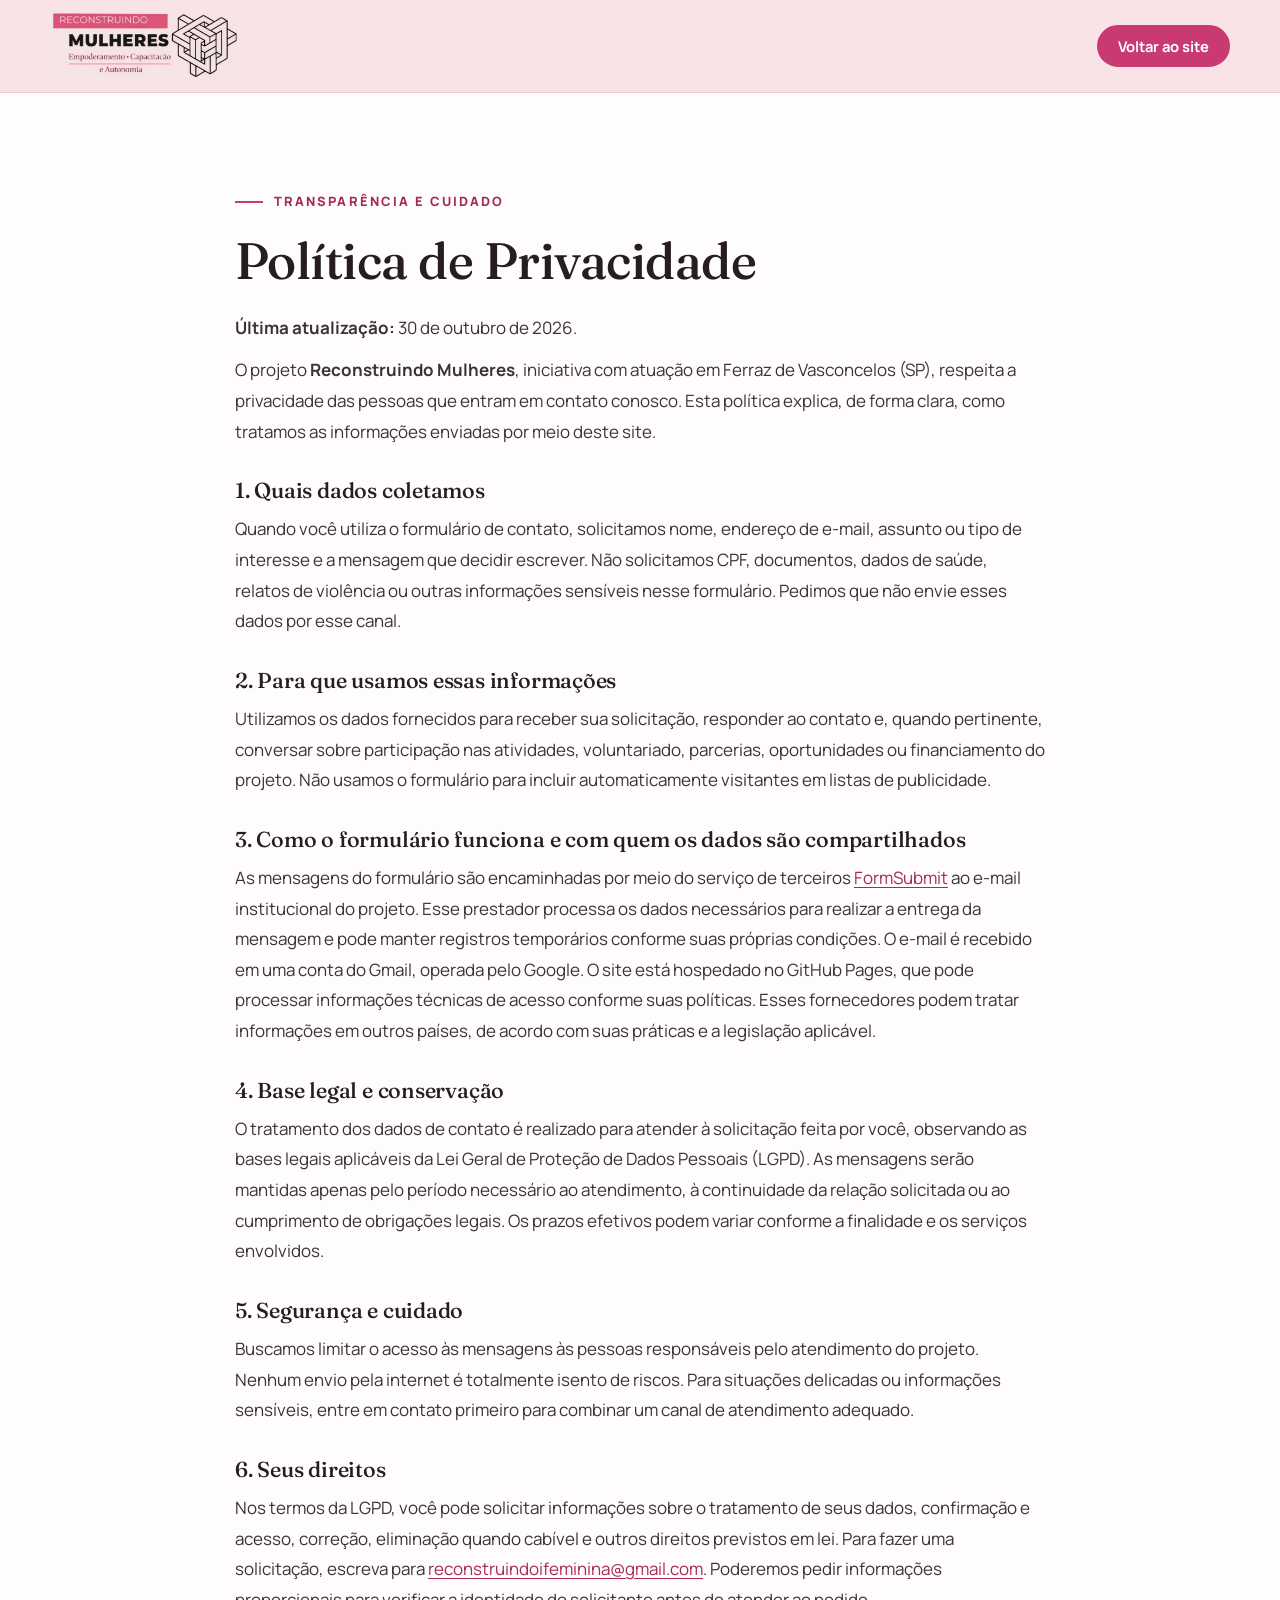
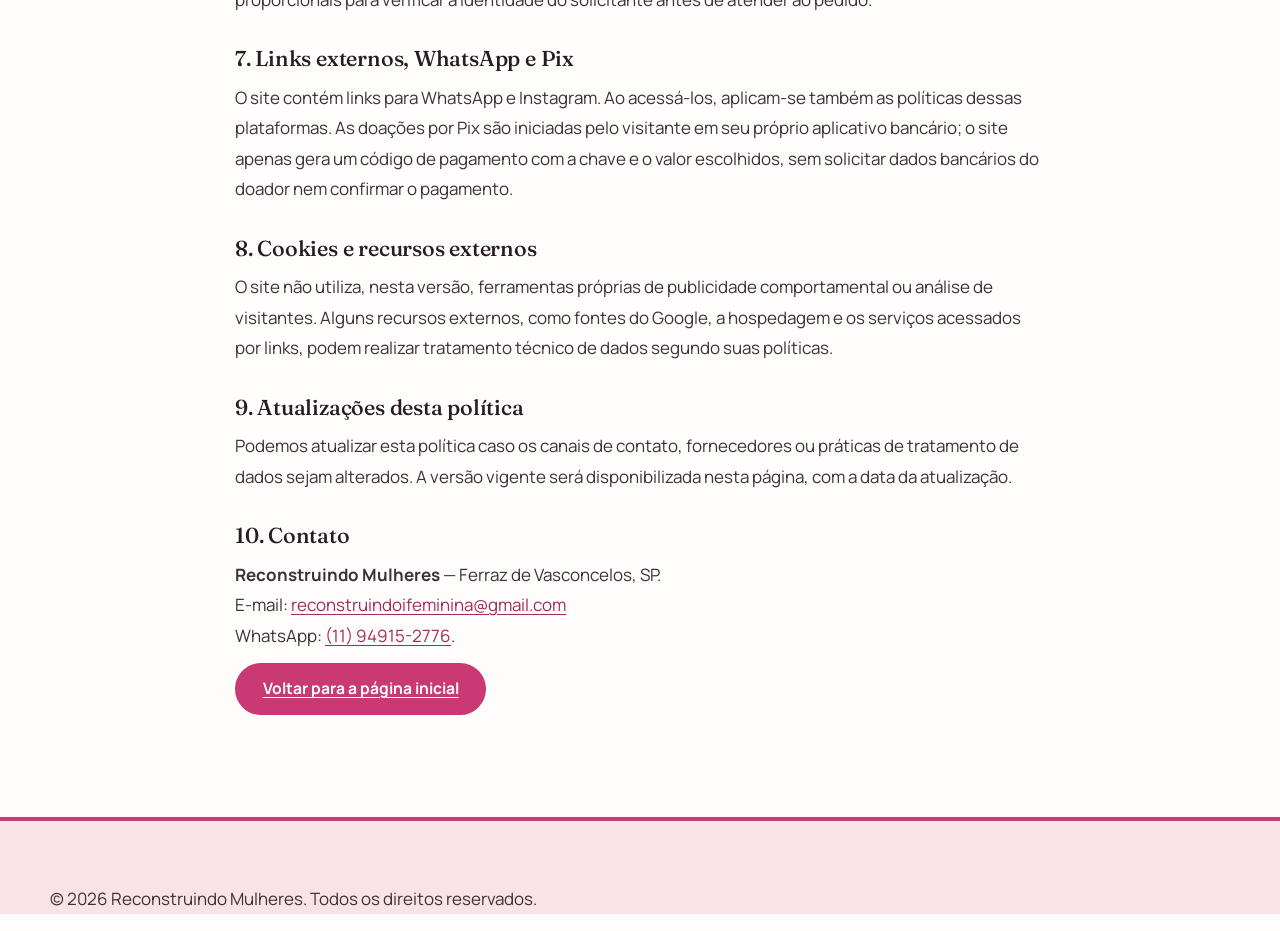
<file: privacidade.html>
<!DOCTYPE html>
<html lang="pt-BR">
<head>
<meta charset="utf-8"><meta name="viewport" content="width=device-width, initial-scale=1">
<title>Política de Privacidade | Reconstruindo Mulheres</title>
<meta name="description" content="Saiba como o Reconstruindo Mulheres trata informações enviadas pelo formulário de contato.">
<meta name="theme-color" content="#f9e3e6">
<link rel="preconnect" href="https://fonts.googleapis.com"><link rel="preconnect" href="https://fonts.gstatic.com" crossorigin>
<link href="https://fonts.googleapis.com/css2?family=Fraunces:ital,opsz,wght@0,9..144,400;0,9..144,600&family=Manrope:wght@400;500;600;700&display=swap" rel="stylesheet">
<link rel="stylesheet" href="assets/css/styles.css">
</head>
<body>
<a class="skip-link" href="#conteudo">Pular para o conteúdo</a>
<header class="site-header"><div class="container header-inner"><a class="brand" href="index.html#inicio" aria-label="Voltar ao início do Reconstruindo Mulheres"><img src="assets/img/logo-reconstruindo-mulheres.jpg" alt="Reconstruindo Mulheres" width="189" height="72"></a><nav aria-label="Navegação"><a class="btn btn--sm" href="index.html#contato">Voltar ao site</a></nav></div></header>
<main id="conteudo"><article class="privacidade-conteudo">
<p class="eyebrow">Transparência e cuidado</p><h1>Política de Privacidade</h1>
<p><strong>Última atualização:</strong> 30 de outubro de 2026.</p>
<p>O projeto <strong>Reconstruindo Mulheres</strong>, iniciativa com atuação em Ferraz de Vasconcelos (SP), respeita a privacidade das pessoas que entram em contato conosco. Esta política explica, de forma clara, como tratamos as informações enviadas por meio deste site.</p>
<h2>1. Quais dados coletamos</h2><p>Quando você utiliza o formulário de contato, solicitamos nome, endereço de e-mail, assunto ou tipo de interesse e a mensagem que decidir escrever. Não solicitamos CPF, documentos, dados de saúde, relatos de violência ou outras informações sensíveis nesse formulário. Pedimos que não envie esses dados por esse canal.</p>
<h2>2. Para que usamos essas informações</h2><p>Utilizamos os dados fornecidos para receber sua solicitação, responder ao contato e, quando pertinente, conversar sobre participação nas atividades, voluntariado, parcerias, oportunidades ou financiamento do projeto. Não usamos o formulário para incluir automaticamente visitantes em listas de publicidade.</p>
<h2>3. Como o formulário funciona e com quem os dados são compartilhados</h2><p>As mensagens do formulário são encaminhadas por meio do serviço de terceiros <a href="https://formsubmit.co/" target="_blank" rel="noopener noreferrer">FormSubmit</a> ao e-mail institucional do projeto. Esse prestador processa os dados necessários para realizar a entrega da mensagem e pode manter registros temporários conforme suas próprias condições. O e-mail é recebido em uma conta do Gmail, operada pelo Google. O site está hospedado no GitHub Pages, que pode processar informações técnicas de acesso conforme suas políticas. Esses fornecedores podem tratar informações em outros países, de acordo com suas práticas e a legislação aplicável.</p>
<h2>4. Base legal e conservação</h2><p>O tratamento dos dados de contato é realizado para atender à solicitação feita por você, observando as bases legais aplicáveis da Lei Geral de Proteção de Dados Pessoais (LGPD). As mensagens serão mantidas apenas pelo período necessário ao atendimento, à continuidade da relação solicitada ou ao cumprimento de obrigações legais. Os prazos efetivos podem variar conforme a finalidade e os serviços envolvidos.</p>
<h2>5. Segurança e cuidado</h2><p>Buscamos limitar o acesso às mensagens às pessoas responsáveis pelo atendimento do projeto. Nenhum envio pela internet é totalmente isento de riscos. Para situações delicadas ou informações sensíveis, entre em contato primeiro para combinar um canal de atendimento adequado.</p>
<h2>6. Seus direitos</h2><p>Nos termos da LGPD, você pode solicitar informações sobre o tratamento de seus dados, confirmação e acesso, correção, eliminação quando cabível e outros direitos previstos em lei. Para fazer uma solicitação, escreva para <a href="mailto:reconstruindoifeminina@gmail.com">reconstruindoifeminina@gmail.com</a>. Poderemos pedir informações proporcionais para verificar a identidade do solicitante antes de atender ao pedido.</p>
<h2>7. Links externos, WhatsApp e Pix</h2><p>O site contém links para WhatsApp e Instagram. Ao acessá-los, aplicam-se também as políticas dessas plataformas. As doações por Pix são iniciadas pelo visitante em seu próprio aplicativo bancário; o site apenas gera um código de pagamento com a chave e o valor escolhidos, sem solicitar dados bancários do doador nem confirmar o pagamento.</p>
<h2>8. Cookies e recursos externos</h2><p>O site não utiliza, nesta versão, ferramentas próprias de publicidade comportamental ou análise de visitantes. Alguns recursos externos, como fontes do Google, a hospedagem e os serviços acessados por links, podem realizar tratamento técnico de dados segundo suas políticas.</p>
<h2>9. Atualizações desta política</h2><p>Podemos atualizar esta política caso os canais de contato, fornecedores ou práticas de tratamento de dados sejam alterados. A versão vigente será disponibilizada nesta página, com a data da atualização.</p>
<h2>10. Contato</h2><p><strong>Reconstruindo Mulheres</strong> — Ferraz de Vasconcelos, SP.<br>E-mail: <a href="mailto:reconstruindoifeminina@gmail.com">reconstruindoifeminina@gmail.com</a><br>WhatsApp: <a href="https://wa.me/5511949152776" target="_blank" rel="noopener noreferrer">(11) 94915-2776</a>.</p>
<p><a class="btn" href="index.html#inicio">Voltar para a página inicial</a></p>
</article></main>
<footer class="site-footer"><div class="container"><p>© 2026 Reconstruindo Mulheres. Todos os direitos reservados.</p></div></footer>
</body></html>
</file>
<file: assets/css/styles.css>
/* ==========================================================
   Reconstruindo Mulheres — folha de estilos
   Para adicionar um novo eixo: crie uma variável --eixo-N e
   uma classe .eixo-N (veja o bloco "Eixos").
   ========================================================== */

:root {
  /* Marca */
  --rosa: #c93a72;
  --rosa-escuro: #a52a5a;
  --rosa-suave: #f9e3e6;      /* mesmo tom de fundo do logo enviado */
  --rosa-quase-branco: #fdf3f4;
  --vinho: #5b1f3d;

  /* Neutros */
  --tinta: #261c22;
  --texto: #3c3138;
  --texto-suave: #6b5d65;
  --linha: #ecdde1;
  --papel: #fffdfc;
  --branco: #ffffff;

  /* Eixos */
  --eixo-1: #7b5ea7; /* lilás — Potência */
  --eixo-2: #2f5fa8; /* azul — Conhecimento */
  --eixo-3: #11805f; /* verde-esmeralda — Oportunidade */
  --eixo-4: #0f6670; /* azul-petróleo — Pertencimento */
  --eixo-5: #b5532f; /* terracota — Autonomia */

  --serif: "Fraunces", Georgia, "Times New Roman", serif;
  --sans: "Manrope", system-ui, -apple-system, "Segoe UI", Roboto, sans-serif;

  --raio: 20px;
  --raio-grande: 32px;
  --sombra: 0 1px 2px rgba(60, 20, 40, .05), 0 12px 32px -12px rgba(60, 20, 40, .18);
  --largura: 1180px;
  --header-h: 92px;
}

*, *::before, *::after { box-sizing: border-box; }
html { scroll-behavior: smooth; scroll-padding-top: calc(var(--header-h) + 12px); }
body {
  margin: 0; font-family: var(--sans); font-size: 1.0625rem; line-height: 1.7;
  color: var(--texto); background: var(--papel); -webkit-font-smoothing: antialiased;
}
img, svg { max-width: 100%; display: block; }
a { color: var(--rosa-escuro); text-underline-offset: 3px; }
h1, h2, h3, h4 { font-family: var(--serif); color: var(--tinta); line-height: 1.15; margin: 0 0 .5em; font-weight: 500; letter-spacing: -.01em; }
p { margin: 0 0 1em; }
ul { margin: 0; padding: 0; list-style: none; }

:focus-visible { outline: 3px solid var(--vinho); outline-offset: 3px; border-radius: 6px; }

.container { width: min(var(--largura), 100% - 2.5rem); margin-inline: auto; }
.sr-only { position: absolute; width: 1px; height: 1px; overflow: hidden; clip: rect(0 0 0 0); white-space: nowrap; }
.skip-link {
  position: absolute; left: 1rem; top: -4rem; z-index: 200; background: var(--tinta); color: #fff;
  padding: .7rem 1.1rem; border-radius: 10px; transition: top .2s;
}
.skip-link:focus { top: 1rem; }

/* ---------- Botões ---------- */
.btn {
  --bg: var(--rosa); --fg: #fff;
  display: inline-flex; align-items: center; justify-content: center; gap: .5rem;
  font: 700 .98rem/1 var(--sans); padding: 1rem 1.6rem; border-radius: 999px; border: 2px solid var(--bg);
  background: var(--bg); color: var(--fg); text-decoration: none; cursor: pointer;
  transition: transform .2s, background .2s, color .2s, box-shadow .2s;
}
.btn:hover { background: var(--rosa-escuro); border-color: var(--rosa-escuro); transform: translateY(-2px); box-shadow: 0 10px 22px -10px rgba(165, 42, 90, .6); }
.btn--ghost { --bg: transparent; --fg: var(--rosa-escuro); border-color: var(--rosa); }
.btn--ghost:hover { background: var(--rosa); color: #fff; border-color: var(--rosa); }
.btn--light { --bg: #fff; --fg: var(--rosa-escuro); border-color: #fff; }
.btn--light:hover { background: var(--rosa-suave); color: var(--vinho); border-color: var(--rosa-suave); }
.btn--sm { padding: .75rem 1.2rem; font-size: .92rem; }

.link-seta { font-weight: 700; text-decoration: none; display: inline-flex; gap: .4rem; align-items: center; }
.link-seta span { transition: transform .2s; }
.link-seta:hover span { transform: translateX(4px); }

/* ---------- Header ---------- */
.site-header {
  position: sticky; top: 0; z-index: 100; background: var(--rosa-suave);
  border-bottom: 1px solid rgba(201, 58, 114, .15);
}
.header-inner { height: var(--header-h); display: flex; align-items: center; justify-content: space-between; gap: 1.5rem; }
.brand img { height: 72px; width: auto; }
.nav-list { display: flex; align-items: center; gap: 1.9rem; }
.nav-list a:not(.btn) {
  color: var(--tinta); text-decoration: none; font-weight: 600; font-size: .96rem; position: relative; padding: .4rem 0;
}
.nav-list a:not(.btn)::after {
  content: ""; position: absolute; left: 0; bottom: 0; height: 2px; width: 100%; background: var(--rosa);
  transform: scaleX(0); transform-origin: left; transition: transform .25s;
}
.nav-list a:not(.btn):hover::after, .nav-list a[aria-current="true"]::after { transform: scaleX(1); }
.nav-toggle { display: none; background: none; border: 2px solid var(--rosa); color: var(--rosa-escuro); border-radius: 12px; width: 48px; height: 48px; cursor: pointer; }
.nav-toggle svg { margin: auto; }

@media (max-width: 960px) {
  :root { --header-h: 72px; }
  .brand img { height: 52px; }
  .nav-toggle { display: grid; }
  .nav {
    position: fixed; inset: var(--header-h) 0 0 0; background: var(--rosa-quase-branco); padding: 1.5rem 1.25rem 2rem;
    transform: translateY(-8px); opacity: 0; visibility: hidden; transition: .25s; overflow-y: auto;
  }
  .nav.is-open { transform: none; opacity: 1; visibility: visible; }
  .nav-list { flex-direction: column; align-items: stretch; gap: 0; }
  .nav-list li { border-bottom: 1px solid var(--linha); }
  .nav-list a:not(.btn) { display: block; padding: 1.1rem .25rem; font-size: 1.15rem; font-family: var(--serif); font-weight: 500; }
  .nav-list a:not(.btn)::after { display: none; }
  .nav-list li:last-child { border: 0; padding-top: 1.5rem; }
  .nav-list .btn { width: 100%; padding-block: 1.1rem; }
}

/* ---------- Seções ---------- */
section { padding-block: clamp(4rem, 9vw, 7.5rem); }
.eyebrow {
  display: inline-flex; align-items: center; gap: .7rem; font-size: .8rem; letter-spacing: .16em; text-transform: uppercase;
  font-weight: 800; color: var(--rosa-escuro); margin-bottom: 1rem;
}
.eyebrow::before { content: ""; width: 28px; height: 2px; background: var(--rosa); }
.section-head { max-width: 720px; margin-bottom: clamp(2.5rem, 5vw, 4rem); }
.section-head.center { margin-inline: auto; text-align: center; }
.section-head.center .eyebrow { justify-content: center; }
h2 { font-size: clamp(2rem, 4.2vw, 3.2rem); }
.lead { font-size: 1.2rem; color: var(--texto-suave); }

/* ---------- Imagens provisórias ---------- */
.ph {
  position: relative; overflow: hidden; border-radius: var(--raio); background: var(--tom, var(--rosa-suave));
  display: grid; place-items: end start; min-height: 220px; isolation: isolate; margin: 0;
}
.ph::before {
  content: ""; position: absolute; inset: 0; z-index: -1; opacity: .9;
  background:
    radial-gradient(60% 60% at 80% 15%, rgba(255,255,255,.55), transparent 70%),
    radial-gradient(50% 50% at 10% 90%, rgba(255,255,255,.3), transparent 70%);
}
.ph svg.ph-icon { position: absolute; right: 8%; top: 12%; width: 38%; height: auto; opacity: .22; color: var(--cor-ph, var(--rosa-escuro)); }
.ph figcaption, .ph .ph-label {
  margin: 1rem; padding: .35rem .8rem; font-size: .74rem; font-weight: 700; letter-spacing: .04em; border-radius: 999px;
  background: rgba(255,255,255,.88); color: var(--texto);
}
.ph img { position: absolute; inset: 0; width: 100%; height: 100%; object-fit: cover; z-index: -1; }

/* ---------- Hero ---------- */
.hero { background: linear-gradient(180deg, var(--rosa-suave) 0%, var(--papel) 100%); padding-block: clamp(3rem, 7vw, 6rem) clamp(4rem, 8vw, 7rem); overflow: hidden; }
.hero-grid { display: grid; grid-template-columns: 1.05fr .95fr; gap: clamp(2rem, 5vw, 4.5rem); align-items: center; }
.hero h1 { font-size: clamp(2.3rem, 4.5vw, 3.8rem); font-weight: 400; }
.hero h1 em { font-style: italic; color: var(--rosa); }
.hero h1 span { display: block; }
.hero p.lead { max-width: 52ch; margin-block: 1.4rem 2rem; }
.hero-actions { display: flex; flex-wrap: wrap; gap: .9rem; }
.hero-colagem { display: grid; grid-template-columns: 1fr 1fr; grid-template-rows: 230px 230px; gap: 1rem; position: relative; }
.hero-colagem .ph { min-height: 0; border-radius: var(--raio-grande); }
.hero-colagem .ph:nth-child(1) { grid-row: 1 / 3; border-radius: 120px 32px 32px 32px; }
.hero-colagem .ph:nth-child(3) { border-radius: 32px 32px 120px 32px; }
.hero-selo {
  position: absolute; left: -1.5rem; top: 2.2rem; background: #fff; border-radius: 18px; padding: .9rem 1.2rem; box-shadow: var(--sombra);
  display: flex; align-items: center; gap: .8rem; font-size: .9rem; font-weight: 700; color: var(--tinta); max-width: 230px; line-height: 1.3;
}
.hero-selo i { width: 12px; height: 12px; border-radius: 50%; background: var(--rosa); flex: none; box-shadow: 0 0 0 5px rgba(201, 58, 114, .18); }
.eixos-faixa { display: flex; gap: 6px; margin-top: 2.5rem; }
.eixos-faixa i { height: 6px; width: 46px; border-radius: 6px; background: var(--c); }

@media (max-width: 900px) {
  .hero-grid { grid-template-columns: 1fr; }
  .hero-colagem { grid-template-rows: 170px 170px; }
  .hero-selo { display: none; }
}

/* ---------- Eixos ---------- */
.eixos { background: var(--papel); }
.eixos-grid { display: grid; grid-template-columns: repeat(6, 1fr); gap: 1.4rem; }
.eixo-card {
  grid-column: span 2; position: relative; background: #fff; border: 1px solid var(--linha); border-radius: var(--raio-grande);
  padding: 2rem 1.8rem 1.8rem; display: flex; flex-direction: column; overflow: hidden;
  transition: transform .3s, box-shadow .3s, border-color .3s;
}
.eixo-card:nth-child(4) { grid-column: 2 / span 2; }
.eixo-card:nth-child(5) { grid-column: 4 / span 2; }
.eixo-card::before { content: ""; position: absolute; inset: 0 0 auto 0; height: 6px; background: var(--cor); }
.eixo-card::after {
  content: ""; position: absolute; right: -60px; top: -60px; width: 180px; height: 180px; border-radius: 50%;
  background: var(--cor); opacity: .07; transition: transform .4s;
}
.eixo-card:hover { transform: translateY(-6px); box-shadow: var(--sombra); border-color: transparent; }
.eixo-card:hover::after { transform: scale(1.5); }
.eixo-icone { width: 58px; height: 58px; border-radius: 18px; display: grid; place-items: center; background: var(--cor-fundo); color: var(--cor); margin-bottom: 1.3rem; }
.eixo-num { position: absolute; right: 1.5rem; top: 1.6rem; font-family: var(--serif); font-size: 1rem; color: var(--cor); font-weight: 600; z-index: 1; }
.eixo-conceito {
  align-self: flex-start; font-size: .78rem; font-weight: 800; letter-spacing: .12em; text-transform: uppercase;
  color: var(--cor); background: var(--cor-fundo); padding: .35rem .8rem; border-radius: 999px; margin-bottom: 1rem;
}
.eixo-card h3 { font-size: 1.4rem; }
.eixo-card p { color: var(--texto-suave); font-size: .98rem; flex: 1; }
.eixo-card .link-eixo {
  all: unset; cursor: pointer; font-weight: 800; color: var(--cor); display: inline-flex; gap: .4rem; align-items: center; padding: .4rem 0;
  border-bottom: 2px solid transparent;
}
.eixo-card .link-eixo:hover { border-color: var(--cor); }
.eixo-card .link-eixo:focus-visible { outline: 3px solid var(--vinho); outline-offset: 4px; border-radius: 4px; }

/* Um bloco por eixo — para novo eixo, duplique */
.eixo-1 { --cor: var(--eixo-1); --cor-fundo: #efe9f8; }
.eixo-2 { --cor: var(--eixo-2); --cor-fundo: #e5edf9; }
.eixo-3 { --cor: var(--eixo-3); --cor-fundo: #dff3ec; }
.eixo-4 { --cor: var(--eixo-4); --cor-fundo: #dcf0f1; }
.eixo-5 { --cor: var(--eixo-5); --cor-fundo: #f8e9e1; }

@media (max-width: 1020px) {
  .eixos-grid { grid-template-columns: repeat(2, 1fr); }
  .eixo-card, .eixo-card:nth-child(4), .eixo-card:nth-child(5) { grid-column: auto; }
  .eixo-card:nth-child(5) { grid-column: 1 / -1; }
}
@media (max-width: 640px) {
  .eixos-grid { grid-template-columns: 1fr; }
  .eixo-card:nth-child(5) { grid-column: auto; }
}

/* Diálogo de detalhe do eixo */
dialog.eixo-dialog {
  border: 0; padding: 0; border-radius: var(--raio-grande); width: min(680px, 100% - 2rem); max-height: 90vh; overflow: auto;
  box-shadow: 0 30px 80px -20px rgba(40, 10, 30, .5); color: var(--texto);
}
dialog.eixo-dialog::backdrop { background: rgba(38, 28, 34, .55); backdrop-filter: blur(3px); }
.dialog-topo { background: var(--cor); color: #fff; padding: 2rem 2rem 1.6rem; position: relative; }
.dialog-topo h3 { color: #fff; font-size: 1.7rem; margin: .4rem 3rem 0 0; }
.dialog-topo .eixo-conceito { background: rgba(255,255,255,.2); color: #fff; margin: 0; }
.dialog-corpo { padding: 1.8rem 2rem 2rem; }
.dialog-fechar {
  position: absolute; right: 1rem; top: 1rem; width: 44px; height: 44px; border-radius: 50%; border: 0; cursor: pointer;
  background: rgba(255,255,255,.2); color: #fff; font-size: 1.4rem; line-height: 1;
}
.dialog-fechar:hover { background: rgba(255,255,255,.35); }
.tags { display: flex; flex-wrap: wrap; gap: .5rem; margin: 1.2rem 0 1.6rem; }
.tags li { background: var(--cor-fundo); color: var(--cor); font-weight: 700; font-size: .85rem; padding: .35rem .85rem; border-radius: 999px; }

/* ---------- Sobre ---------- */
.sobre { background: var(--rosa-quase-branco); }
.sobre-grid { display: grid; grid-template-columns: .95fr 1.05fr; gap: clamp(2rem, 6vw, 5rem); align-items: center; }
.sobre .ph { min-height: 520px; border-radius: 200px 32px 32px 32px; --tom: #f2cdd6; }
.numeros { display: grid; grid-template-columns: repeat(3, 1fr); gap: 1rem; margin: 2rem 0; }
.numero { background: #fff; border: 1px solid var(--linha); border-radius: var(--raio); padding: 1.2rem 1rem; }
.numero strong { display: block; font-family: var(--serif); font-size: 2.3rem; line-height: 1; color: var(--rosa); font-weight: 500; }
.numero span { font-size: .88rem; color: var(--texto-suave); line-height: 1.35; display: block; margin-top: .5rem; }
.nota-provisoria { font-size: .82rem; color: var(--texto-suave); font-style: italic; margin-top: -1rem; }
@media (max-width: 900px) {
  .sobre-grid { grid-template-columns: 1fr; }
  .sobre .ph { min-height: 340px; border-radius: 120px 32px 32px 32px; }
}
@media (max-width: 480px) { .numeros { grid-template-columns: 1fr; } .numero { display: flex; align-items: center; gap: 1rem; } .numero span { margin: 0; } }

/* ---------- Projetos ---------- */
.projetos-topo { display: flex; justify-content: space-between; align-items: end; gap: 1.5rem; flex-wrap: wrap; margin-bottom: 3rem; }
.projetos-topo .section-head { margin: 0; }
.projetos-grid { display: grid; grid-template-columns: repeat(auto-fill, minmax(250px, 1fr)); gap: 1.5rem; }
.projeto-card { background: #fff; border-radius: var(--raio-grande); overflow: hidden; border: 1px solid var(--linha); display: flex; flex-direction: column; transition: transform .3s, box-shadow .3s; }
.projeto-card:hover { transform: translateY(-6px); box-shadow: var(--sombra); }
.projeto-card .ph { border-radius: 0; min-height: 190px; }
.projeto-corpo { padding: 1.4rem 1.5rem 1.6rem; display: flex; flex-direction: column; flex: 1; }
.projeto-eixo { font-size: .75rem; font-weight: 800; letter-spacing: .1em; text-transform: uppercase; color: var(--cor); margin-bottom: .6rem; }
.projeto-card h3 { font-size: 1.28rem; }
.projeto-card p { font-size: .96rem; color: var(--texto-suave); flex: 1; }

/* ---------- Histórias ---------- */
.historias { background: var(--vinho); color: #f5e6ec; }
.historias h2 { color: #fff; }
.historias .eyebrow { color: #f6b8cf; }
.historias .eyebrow::before { background: #f6b8cf; }
.historias .lead { color: #e2c4d0; }
.historias-grid { display: grid; grid-template-columns: repeat(auto-fit, minmax(280px, 1fr)); gap: 1.5rem; }
.historia { background: rgba(255,255,255,.07); border: 1px solid rgba(255,255,255,.14); border-radius: var(--raio-grande); padding: 2rem; display: flex; flex-direction: column; margin: 0; }
.historia blockquote { margin: 0 0 1.6rem; font-family: var(--serif); font-size: 1.2rem; line-height: 1.5; flex: 1; color: #fff; }
.historia blockquote::before { content: "“"; display: block; font-size: 3.4rem; line-height: .6; color: #f6b8cf; margin-bottom: .6rem; }
.historia figcaption { display: flex; align-items: center; gap: .9rem; }
.avatar { width: 54px; height: 54px; border-radius: 50%; background: var(--c, #f6b8cf); display: grid; place-items: center; color: #fff; font-family: var(--serif); font-size: 1.3rem; flex: none; overflow: hidden; }
.avatar img { width: 100%; height: 100%; object-fit: cover; }
.historia cite { font-style: normal; font-weight: 800; display: block; color: #fff; }
.historia small { color: #d9b7c6; font-size: .84rem; }

/* ---------- Apoiar ---------- */
.apoiar { background: linear-gradient(135deg, var(--rosa) 0%, var(--rosa-escuro) 100%); color: #fff; position: relative; overflow: hidden; }
.apoiar::before { content: ""; position: absolute; width: 520px; height: 520px; border-radius: 50%; right: -160px; top: -200px; background: rgba(255,255,255,.08); }
.apoiar h2 { color: #fff; }
.apoiar .eyebrow { color: #ffe3ee; }
.apoiar .eyebrow::before { background: #ffe3ee; }
.apoiar .lead { color: #ffeaf2; }
.apoio-grid { display: grid; grid-template-columns: repeat(5, 1fr); gap: 1rem; position: relative; }
.apoio-item {
  background: rgba(255,255,255,.12); border: 1px solid rgba(255,255,255,.28); border-radius: var(--raio); padding: 1.6rem 1.2rem;
  color: #fff; text-decoration: none; display: flex; flex-direction: column; gap: .6rem; transition: background .25s, transform .25s, color .25s;
}
.apoio-item:hover { background: #fff; color: var(--rosa-escuro); transform: translateY(-4px); }
.apoio-item svg { width: 34px; height: 34px; }
.apoio-item strong { font-family: var(--serif); font-size: 1.25rem; font-weight: 500; }
.apoio-item span { font-size: .9rem; opacity: .92; line-height: 1.45; }
@media (max-width: 1020px) { .apoio-grid { grid-template-columns: repeat(2, 1fr); } .apoio-item:last-child { grid-column: 1 / -1; } }
@media (max-width: 520px) { .apoio-grid { grid-template-columns: 1fr; } }

/* ---------- Contato ---------- */
.contato-grid { display: grid; grid-template-columns: .9fr 1.1fr; gap: clamp(2rem, 6vw, 5rem); }
.contato-dados li { display: flex; gap: .9rem; margin-bottom: 1rem; align-items: flex-start; }
.contato-dados svg { color: var(--rosa); flex: none; margin-top: .25rem; }
form.contato-form { background: #fff; border: 1px solid var(--linha); border-radius: var(--raio-grande); padding: clamp(1.5rem, 3vw, 2.4rem); box-shadow: var(--sombra); display: grid; gap: 1.1rem; }
.campo label { display: block; font-weight: 700; font-size: .92rem; margin-bottom: .4rem; color: var(--tinta); }
.campo input, .campo select, .campo textarea {
  width: 100%; font: inherit; padding: .9rem 1rem; border: 1.5px solid #d9c6cd; border-radius: 14px; background: var(--papel); color: var(--tinta);
}
.campo input:focus, .campo select:focus, .campo textarea:focus { outline: 3px solid rgba(201, 58, 114, .35); border-color: var(--rosa); }
.campo textarea { min-height: 130px; resize: vertical; }
.form-status { font-weight: 700; color: var(--eixo-3); min-height: 1.4em; margin: 0; }
@media (max-width: 860px) { .contato-grid { grid-template-columns: 1fr; } }

/* ---------- Footer ---------- */
.site-footer { background: var(--rosa-suave); padding-top: 4rem; border-top: 4px solid var(--rosa); }
.footer-grid { display: grid; grid-template-columns: 1.5fr 1fr 1fr 1fr; gap: 2.5rem; padding-bottom: 3rem; }
.footer-grid img { height: 72px; width: auto; margin-bottom: 1rem; }
.footer-grid h4 { font-family: var(--sans); font-size: .8rem; letter-spacing: .14em; text-transform: uppercase; font-weight: 800; color: var(--rosa-escuro); margin-bottom: 1rem; }
.footer-grid li { margin-bottom: .55rem; }
.footer-grid a { color: var(--tinta); text-decoration: none; font-weight: 500; }
.footer-grid a:hover { color: var(--rosa-escuro); text-decoration: underline; }
.footer-desc { font-size: .95rem; color: var(--texto); max-width: 36ch; }
.redes { display: flex; gap: .6rem; margin-top: 1.2rem; }
.redes a { width: 44px; height: 44px; border-radius: 50%; display: grid; place-items: center; background: #fff; color: var(--rosa-escuro); transition: .2s; }
.redes a:hover { background: var(--rosa); color: #fff; text-decoration: none; }
.footer-base { border-top: 1px solid rgba(201, 58, 114, .22); padding-block: 1.4rem; display: flex; justify-content: space-between; flex-wrap: wrap; gap: .8rem; font-size: .88rem; color: var(--texto); }
@media (max-width: 900px) { .footer-grid { grid-template-columns: 1fr 1fr; } .footer-grid > :first-child { grid-column: 1 / -1; } }
@media (max-width: 480px) { .footer-grid { grid-template-columns: 1fr; } }

/* ---------- Animações discretas ---------- */
.js .reveal { opacity: 0; transform: translateY(22px); transition: opacity .7s ease, transform .7s ease; }
.js .reveal.is-visible { opacity: 1; transform: none; }
@media (prefers-reduced-motion: reduce) {
  html { scroll-behavior: auto; }
  *, *::before, *::after { transition: none !important; animation: none !important; }
  .js .reveal { opacity: 1; transform: none; }
}

/* Conteúdo institucional — apresentação da equipe, 2026 */
.transformacao-titulo { margin: 1.4rem 0 .4rem; font-size: 1.1rem; }
.sobre-conteudo { max-width: 1040px; }
.sobre-conteudo > h2 { max-width: 850px; }
.sobre-conteudo > p { max-width: 920px; }
.sobre-missao-visao { display:grid; grid-template-columns:repeat(2,minmax(0,1fr)); gap:1.2rem; margin:2rem 0; }
.sobre-missao-visao article { background:#fff; border:1px solid var(--linha); border-radius:var(--raio-grande); padding:1.6rem; }
.sobre-missao-visao h3, .sobre-trajetoria h3 { margin-top:0; }
.sobre-trajetoria { margin-bottom:2rem; }
.sobre-trajetoria .numeros { margin-bottom:1.3rem; }
.sobre-trajetoria .nota-provisoria { margin-top:0; }
.fundadora-dialog { padding:0; border:0; border-radius:var(--raio-grande); width:min(920px,calc(100% - 2rem)); max-height:90vh; overflow:auto; color:var(--texto); box-shadow:0 30px 80px -20px rgba(40,10,30,.5); }
.fundadora-dialog::backdrop { background:rgba(38,28,34,.65); backdrop-filter:blur(3px); }
.fundadora-topo { background:var(--vinho); color:white; padding:1.25rem 4.5rem 1.25rem 1.6rem; position:relative; font-weight:800; }
.fundadora-grid { display:grid; grid-template-columns:minmax(220px,.75fr) minmax(0,1.25fr); gap:1.7rem; padding:1.7rem; align-items:start; }
.fundadora-foto { margin:0; position:sticky; top:0; }
.fundadora-foto img { display:block; width:100%; height:auto; max-height:620px; object-fit:cover; object-position:center top; border-radius:var(--raio-grande); }
.fundadora-texto h2 { margin-top:0; }
.fundadora-texto h3 { margin:1.2rem 0 .3rem; font-size:1.1rem; }
.fundadora-cargo { color:var(--vinho); font-weight:700; }
.fundadora-texto blockquote { border-left:4px solid var(--rosa); padding:.7rem 1rem; margin:1.5rem 0 0; background:var(--rosa-quase-branco); font-style:italic; }
@media(max-width:680px) { .sobre-missao-visao,.fundadora-grid { grid-template-columns:1fr; } .fundadora-foto { position:static; } .fundadora-foto img { max-height:330px; object-position:center 25%; } .fundadora-grid { padding:1.1rem; gap:1rem; } }

/* Doação Pix */
.pix-dialog {width:min(540px,calc(100% - 1.5rem));max-height:min(92dvh,850px);padding:0;border:0;border-radius:20px;overflow-y:auto;color:var(--texto);box-shadow:0 28px 90px rgba(40,10,30,.35)}
.pix-dialog::backdrop {background:rgba(38,28,34,.65);backdrop-filter:blur(3px)}
.pix-topo {display:flex;justify-content:space-between;align-items:flex-start;gap:1rem;padding:1.4rem 1.6rem;background:var(--rosa-suave)}
.pix-topo h2 {font-size:1.8rem;margin:.15rem 0 0}.pix-sobretitulo {font-size:.82rem;letter-spacing:.09em;text-transform:uppercase;color:var(--rosa-escuro);font-weight:700}
.pix-fechar {border:0;background:#fff;border-radius:50%;font-size:1.7rem;line-height:1;width:40px;height:40px;cursor:pointer;color:var(--vinho)}
.pix-conteudo {padding:1.5rem 1.6rem 1.8rem}.pix-conteudo>p:first-child {margin:0 0 1.3rem;line-height:1.6}
.pix-valores {border:0;margin:0 0 1.1rem;padding:0;display:grid;grid-template-columns:repeat(3,minmax(0,1fr));gap:.65rem}
.pix-valores legend {font-weight:700;margin-bottom:.7rem}.pix-valores label {position:relative;cursor:pointer}
.pix-valores input {position:absolute;opacity:0;width:1px;height:1px}
.pix-valores span {display:block;text-align:center;border:2px solid #e5d8df;border-radius:12px;padding:.8rem .25rem;font-weight:700;transition:.2s}
.pix-valores input:checked+span {border-color:var(--rosa-escuro);background:var(--rosa-suave);color:var(--vinho)}
.pix-valores input:focus-visible+span {outline:3px solid #287ac1;outline-offset:2px}
.pix-outro {margin-bottom:1rem}.pix-outro input {width:100%}.pix-botao {width:100%;justify-content:center;margin-top:.5rem}
.pix-erro {color:#a61d38;font-weight:600;margin:.4rem 0}.pix-resultado {text-align:center}.pix-valor-final {font-size:1.25rem;margin:0 0 1rem}
.pix-qr {display:flex;justify-content:center;align-items:center;margin:auto;max-width:280px;padding:.5rem;background:#fff;border:1px solid #e5d8df;border-radius:12px}
.pix-qr svg {display:block;max-width:100%;height:auto;image-rendering:pixelated}.pix-instrucao {font-size:.92rem;line-height:1.55;margin:1rem 0}
.pix-copia-label {display:block;text-align:left;font-weight:700;margin-bottom:.35rem}.pix-resultado textarea {width:100%;resize:none;overflow-wrap:anywhere;font-size:.78rem;padding:.7rem;border:1px solid #d7c9d0;border-radius:9px}
.pix-feedback {min-height:1.5rem;color:#216b44;font-weight:600;font-size:.9rem;margin:.5rem 0}.pix-voltar {background:transparent;border:0;color:var(--rosa-escuro);text-decoration:underline;cursor:pointer;padding:.5rem}
.pix-recebedor {border-top:1px solid #eee;margin:1.25rem 0 0;padding-top:1rem;font-size:.83rem;line-height:1.55;color:var(--texto-suave)}
[hidden] {display:none!important}
@media(max-width:480px) {.pix-topo {padding:1.1rem}.pix-conteudo {padding:1.1rem}.pix-valores {gap:.45rem}.pix-valores span {font-size:.85rem;padding:.75rem .1rem}}

/* Contato e política de privacidade */
.contato-dados a {color:inherit;text-decoration:underline;text-underline-offset:3px;overflow-wrap:anywhere}
.form-privacidade {font-size:.82rem;line-height:1.6;color:#604f5a;margin:.2rem 0 1rem}
.form-privacidade a {text-decoration:underline;text-underline-offset:3px}
.campo-isca {position:absolute!important;left:-9999px!important;opacity:0!important;width:1px!important;height:1px!important}
.contato-form button:disabled {opacity:.65;cursor:wait}
.privacidade-conteudo {max-width:850px;margin:0 auto;padding:clamp(42px,7vw,95px) 20px 90px}
.privacidade-conteudo h1 {font-size:clamp(2.1rem,4vw,3.6rem);margin:.4rem 0 1.4rem}
.privacidade-conteudo h2 {font-size:1.35rem;margin:2rem 0 .65rem}
.privacidade-conteudo p,.privacidade-conteudo li {line-height:1.8;margin-bottom:.75rem}
.privacidade-conteudo a {text-decoration:underline;text-underline-offset:3px}
</file>
